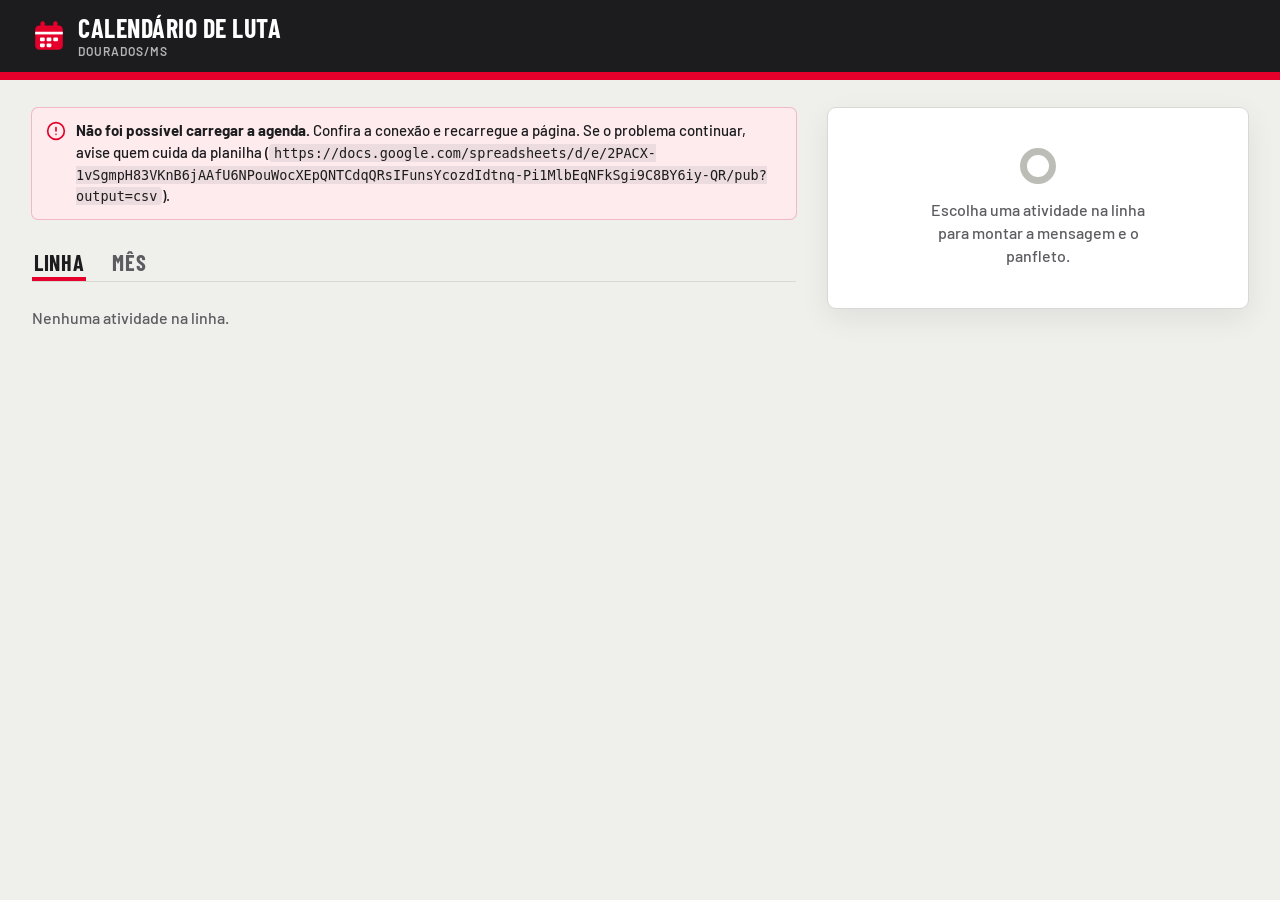
<file: index.html>
<!doctype html>
<html lang="pt-BR">
<head>
  <meta charset="utf-8">
  <meta name="viewport" content="width=device-width, initial-scale=1, viewport-fit=cover">
  <meta name="theme-color" content="#1C1C1E">
  <title>Calendário de Luta · Dourados/MS</title>
  <meta name="description" content="A linha de atividades em Dourados/MS até o segundo turno — mande a mensagem ou o panfleto de cada uma pelo WhatsApp.">
  <!-- Link preview (WhatsApp, Telegram, redes sociais). Crawlers don't run JS, so these stay static and use absolute URLs. -->
  <link rel="canonical" href="https://calendario.rsensato.com/">
  <meta property="og:type" content="website">
  <meta property="og:site_name" content="Calendário de Luta">
  <meta property="og:locale" content="pt_BR">
  <meta property="og:url" content="https://calendario.rsensato.com/">
  <meta property="og:title" content="Calendário de Luta · Dourados/MS">
  <meta property="og:description" content="As atividades em Dourados/MS até o 2º turno, com mensagem e panfleto prontos para o WhatsApp.">
  <meta property="og:image" content="https://calendario.rsensato.com/assets/og-image.png">
  <meta property="og:image:type" content="image/png">
  <meta property="og:image:width" content="1200">
  <meta property="og:image:height" content="630">
  <meta property="og:image:alt" content="Calendário de Luta: a linha vermelha de atividades até a eleição de 25/10.">
  <meta name="twitter:card" content="summary_large_image">
  <link rel="icon" href="data:image/svg+xml,%3Csvg xmlns='http://www.w3.org/2000/svg' viewBox='0 0 32 32'%3E%3Crect x='8' y='2' width='4' height='8' rx='2' fill='%23E4002B'/%3E%3Crect x='20' y='2' width='4' height='8' rx='2' fill='%23E4002B'/%3E%3Crect x='3' y='6' width='26' height='23' rx='4' fill='%23E4002B'/%3E%3Cg fill='%23fff'%3E%3Crect x='3' y='12' width='26' height='2.5'/%3E%3Crect x='7.5' y='17.5' width='4.5' height='3.5' rx='1'/%3E%3Crect x='13.75' y='17.5' width='4.5' height='3.5' rx='1'/%3E%3Crect x='20' y='17.5' width='4.5' height='3.5' rx='1'/%3E%3Crect x='7.5' y='23' width='4.5' height='3.5' rx='1'/%3E%3Crect x='13.75' y='23' width='4.5' height='3.5' rx='1'/%3E%3C/g%3E%3C/svg%3E">
  <!-- Installable app (PWA): manifest + sw.js. Icons are rendered from assets/icon.html. -->
  <link rel="manifest" href="manifest.webmanifest">
  <link rel="apple-touch-icon" href="assets/icons/apple-touch-icon.png">
  <meta name="mobile-web-app-capable" content="yes">
  <meta name="apple-mobile-web-app-capable" content="yes">
  <meta name="apple-mobile-web-app-title" content="Calendário">
  <meta name="apple-mobile-web-app-status-bar-style" content="black">
  <link rel="preload" href="fonts/barlow-condensed-800.woff2" as="font" type="font/woff2" crossorigin>
  <link rel="preload" href="fonts/barlow-600.woff2" as="font" type="font/woff2" crossorigin>
  <link rel="stylesheet" href="css/style.css">
  <link rel="stylesheet" href="css/flyers.css">
  <script defer src="js/vendor/html-to-image.js"></script>
  <script type="module" src="js/app.js"></script>
</head>
<body>
  <header class="sign">
    <div class="sign-inner">
      <a class="brand" href="./">
        <span class="brand-mark" id="brand-mark"></span>
        <span class="brand-text">
          <span class="brand-name" id="app-name">Calendário de Luta</span>
          <span class="brand-city" id="app-city">Dourados/MS</span>
        </span>
      </a>
      <p class="countdown" id="countdown" hidden></p>
    </div>
  </header>
  <div class="route-strip" aria-hidden="true"></div>

  <div class="shell">
    <main class="line-col" id="main">
      <div id="notice" class="notice" role="status" hidden></div>

      <section class="next" id="next" aria-label="Próxima atividade" hidden></section>

      <div class="controls">
        <div class="view-tabs" role="tablist" aria-label="Visualização">
          <button type="button" role="tab" id="tab-line" data-view="line" aria-controls="view">Linha</button>
          <button type="button" role="tab" id="tab-month" data-view="month" aria-controls="view">Mês</button>
        </div>
        <div class="filters" id="filters" role="group" aria-label="Filtrar por tipo"></div>
      </div>

      <div id="view" class="view" role="tabpanel" aria-live="polite">
        <p class="placeholder">Carregando agenda…</p>
      </div>
    </main>

    <div class="sheet-backdrop" id="sheet-backdrop" hidden></div>

    <aside class="bench" id="bench" aria-labelledby="bench-title" tabindex="-1">
      <div class="bench-empty" id="bench-empty">
        <span class="bench-empty-ring" aria-hidden="true"></span>
        <p>Escolha uma atividade na linha para montar a mensagem e o panfleto.</p>
      </div>

      <div class="bench-body" id="bench-body" hidden>
        <header class="bench-head">
          <h2 id="bench-title"></h2>
          <button type="button" class="icon-btn bench-close" id="bench-close" aria-label="Fechar"></button>
        </header>
        <div class="cancel-note" id="bench-cancel" hidden></div>
        <dl class="facts" id="bench-facts"></dl>

        <div class="seg" role="tablist" aria-label="Formato">
          <button type="button" role="tab" id="seg-message" data-panel="message" aria-controls="panel-message">Mensagem</button>
          <button type="button" role="tab" id="seg-flyer" data-panel="flyer" aria-controls="panel-flyer">Panfleto</button>
        </div>

        <section class="panel" id="panel-message" role="tabpanel" aria-labelledby="seg-message">
          <div class="chat">
            <div class="bubble" id="bubble"></div>
          </div>
          <div class="actions">
            <a class="btn btn-route" id="wa-link" target="_blank" rel="noopener"></a>
            <button type="button" class="btn btn-line" id="copy-btn"></button>
          </div>
        </section>

        <section class="panel" id="panel-flyer" role="tabpanel" aria-labelledby="seg-flyer" hidden>
          <div class="style-picker" id="style-picker">
            <button type="button" class="icon-btn" id="style-prev" aria-label="Estilo anterior"></button>
            <div class="style-select">
              <label class="sr-only" for="style-select">Estilo do panfleto</label>
              <select id="style-select"></select>
              <span class="style-count" id="style-count" aria-hidden="true"></span>
            </div>
            <button type="button" class="icon-btn" id="style-next" aria-label="Próximo estilo"></button>
          </div>
          <div class="flyer-frame" id="flyer-frame">
            <div class="flyer-scaler" id="flyer-scaler"></div>
          </div>
          <div class="actions">
            <button type="button" class="btn btn-route" id="share-btn" hidden></button>
            <button type="button" class="btn btn-line" id="download-btn"></button>
          </div>
          <p class="hint" id="flyer-hint">Imagem 1080 × 1350, no formato do WhatsApp e do Instagram.</p>
        </section>
      </div>
    </aside>
  </div>

  <!-- Phones in landscape: browsers (and iOS even when installed) ignore the manifest's portrait lock, so cover the page instead. -->
  <div class="rotate-notice" role="alert">
    <svg class="rotate-notice-icon" viewBox="0 0 24 24" fill="none" stroke="currentColor" stroke-width="2" stroke-linecap="round" stroke-linejoin="round" aria-hidden="true"><rect width="14" height="20" x="5" y="2" rx="2"/><path d="M12 18h.01"/></svg>
    <p>Gire o celular para a vertical para usar o calendário.</p>
  </div>

  <script>
    // Browsers block JS modules and the CSV when the page is opened straight from disk.
    if (location.protocol === 'file:') {
      var notice = document.getElementById('notice');
      notice.dataset.kind = 'error';
      notice.innerHTML = '<strong>O site precisa ser aberto por um servidor, não direto do arquivo.</strong> ' +
        'Na pasta do projeto, rode <code>python3 -m http.server 8000</code> e acesse <code>http://localhost:8000</code>.';
      notice.hidden = false;
      document.getElementById('view').replaceChildren();
    }
  </script>
</body>
</html>
</file>
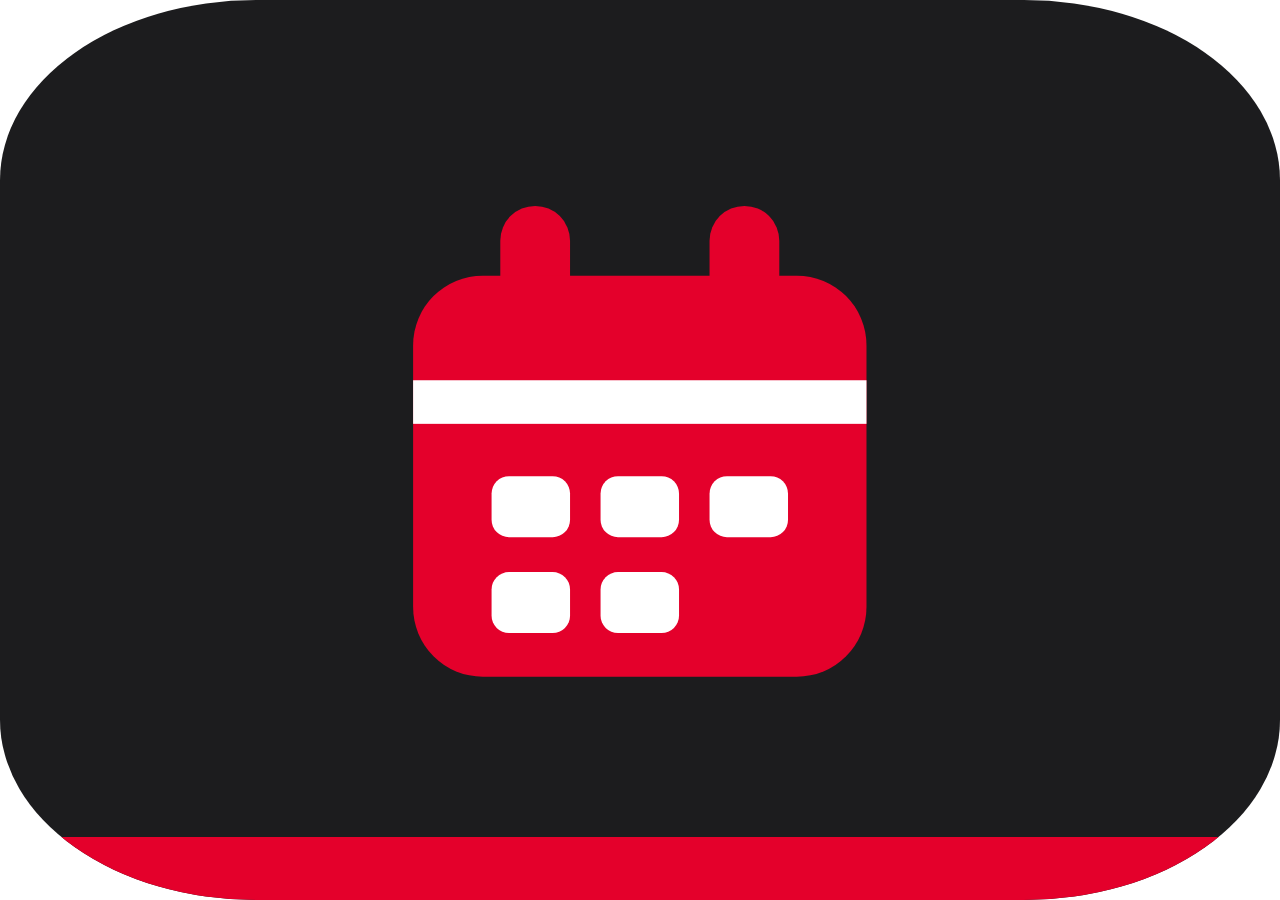
<file: assets/icon.html>
<!doctype html>
<!-- Source of the app icons in assets/icons/ (installed app, home screen).
     Rendered at the viewport size: #any = rounded tile on transparent, #maskable = full bleed
     with the mark inside the safe zone (Android crops it to a circle or squircle). See README, "Instalando como app". -->
<html lang="pt-BR">
<head>
<meta charset="utf-8">
<meta name="viewport" content="width=device-width, initial-scale=1">
<title>Ícone do app</title>
<style>
  * { margin: 0; padding: 0; }
  html, body { width: 100vw; height: 100vh; overflow: hidden; background: transparent; }
  .tile { position: relative; display: grid; place-items: center; width: 100vw; height: 100vh; overflow: hidden; background: #1C1C1E; }
  .mark { width: 62%; height: 62%; color: #E4002B; }
  /* The route strip from the site header, along the bottom edge. */
  .tile::after { content: ''; position: absolute; left: 0; right: 0; bottom: 0; height: 7%; background: #E4002B; }
  .any .tile { border-radius: 20%; }
  /* Safe zone is the centred circle of 80% diameter; the strip would be cropped away. */
  .maskable .mark { width: 56%; height: 56%; }
  .maskable .tile::after { display: none; }
</style>
</head>
<body>
  <div class="tile">
    <svg class="mark" viewBox="0 0 32 32" aria-hidden="true">
      <rect x="8" y="2" width="4" height="8" rx="2" fill="currentColor"/>
      <rect x="20" y="2" width="4" height="8" rx="2" fill="currentColor"/>
      <rect x="3" y="6" width="26" height="23" rx="4" fill="currentColor"/>
      <g fill="#fff">
        <rect x="3" y="12" width="26" height="2.5"/>
        <rect x="7.5" y="17.5" width="4.5" height="3.5" rx="1"/><rect x="13.75" y="17.5" width="4.5" height="3.5" rx="1"/><rect x="20" y="17.5" width="4.5" height="3.5" rx="1"/>
        <rect x="7.5" y="23" width="4.5" height="3.5" rx="1"/><rect x="13.75" y="23" width="4.5" height="3.5" rx="1"/>
      </g>
    </svg>
  </div>
  <script>document.body.className = location.hash.slice(1) || 'any';</script>
</body>
</html>
</file>
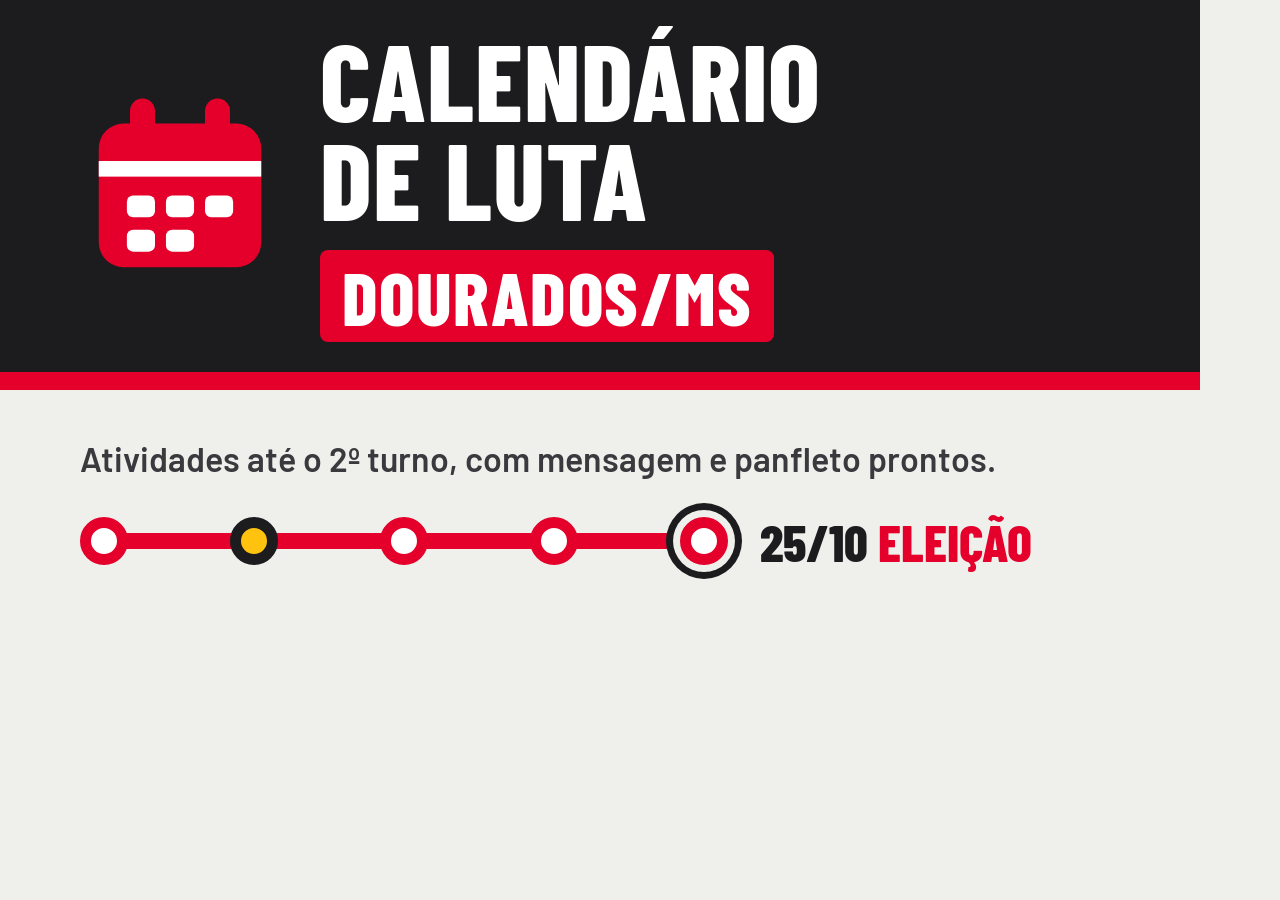
<file: assets/og-image.html>
<!doctype html>
<!-- Source of assets/og-image.png, the link preview shown by WhatsApp and other apps.
     Re-render it after changing the name or the election date (see README, "Prévia do link"). -->
<html lang="pt-BR">
<head>
<meta charset="utf-8">
<title>Prévia do link</title>
<style>
  @font-face { font-family: 'Barlow'; font-weight: 600; src: url(../fonts/barlow-600.woff2) format('woff2'); }
  @font-face { font-family: 'Barlow Condensed'; font-weight: 700; src: url(../fonts/barlow-condensed-700.woff2) format('woff2'); }
  @font-face { font-family: 'Barlow Condensed'; font-weight: 800; src: url(../fonts/barlow-condensed-800.woff2) format('woff2'); }

  * { box-sizing: border-box; margin: 0; padding: 0; }
  html, body { width: 1200px; height: 630px; overflow: hidden; }
  body {
    display: flex;
    flex-direction: column;
    background: #EFEFEC;
    color: #1C1C1E;
    font-family: 'Barlow', sans-serif;
  }

  .sign { display: flex; align-items: center; gap: 40px; height: 372px; padding: 0 80px; background: #1C1C1E; color: #fff; }
  .mark { width: 200px; height: 200px; flex: none; color: #E4002B; }
  .title { display: flex; flex-direction: column; align-items: flex-start; gap: 22px; }
  .name { font: 800 108px/0.92 'Barlow Condensed', sans-serif; text-transform: uppercase; letter-spacing: 0.01em; }
  /* The city as a station destination plate. */
  .city { padding: 10px 22px 8px; border-radius: 8px; background: #E4002B; color: #fff; font: 800 74px/1 'Barlow Condensed', sans-serif; text-transform: uppercase; letter-spacing: 0.02em; }
  .strip { height: 18px; background: #E4002B; }

  .body { flex: 1; display: flex; flex-direction: column; justify-content: center; gap: 22px; padding: 0 80px; }
  .tagline { font: 600 34px/1.2 'Barlow', sans-serif; color: #3A3A3E; }

  /* The route to election day: past stretch, stations, terminal. */
  .route { position: relative; height: 80px; }
  .track { position: absolute; left: 24px; width: 600px; top: 40px; height: 16px; margin-top: -8px; background: #E4002B; }
  .ring { position: absolute; top: 40px; width: 48px; height: 48px; margin: -24px 0 0 -24px; border-radius: 50%; border: 11px solid #E4002B; background: #fff; }
  .ring.next { background: #FFC20E; border-color: #1C1C1E; }
  .ring.end { box-shadow: 0 0 0 7px #EFEFEC, 0 0 0 14px #1C1C1E; }
  .terminal { position: absolute; left: 680px; top: 40px; transform: translateY(-50%); font: 800 52px/1 'Barlow Condensed', sans-serif; text-transform: uppercase; }
  .terminal span { color: #E4002B; }
</style>
</head>
<body>
  <div class="sign">
    <svg class="mark" viewBox="0 0 32 32" aria-hidden="true">
      <rect x="8" y="2" width="4" height="8" rx="2" fill="currentColor"/>
      <rect x="20" y="2" width="4" height="8" rx="2" fill="currentColor"/>
      <rect x="3" y="6" width="26" height="23" rx="4" fill="currentColor"/>
      <g fill="#fff">
        <rect x="3" y="12" width="26" height="2.5"/>
        <rect x="7.5" y="17.5" width="4.5" height="3.5" rx="1"/><rect x="13.75" y="17.5" width="4.5" height="3.5" rx="1"/><rect x="20" y="17.5" width="4.5" height="3.5" rx="1"/>
        <rect x="7.5" y="23" width="4.5" height="3.5" rx="1"/><rect x="13.75" y="23" width="4.5" height="3.5" rx="1"/>
      </g>
    </svg>
    <div class="title">
      <div class="name">Calendário<br>de Luta</div>
      <div class="city">Dourados/MS</div>
    </div>
  </div>
  <div class="strip"></div>
  <div class="body">
    <p class="tagline">Atividades até o 2º turno, com mensagem e panfleto prontos.</p>
    <div class="route">
      <span class="track"></span>
      <span class="ring" style="left: 24px"></span>
      <span class="ring next" style="left: 174px"></span>
      <span class="ring" style="left: 324px"></span>
      <span class="ring" style="left: 474px"></span>
      <span class="ring end" style="left: 624px"></span>
      <div class="terminal">25/10 <span>Eleição</span></div>
    </div>
  </div>
</body>
</html>
</file>
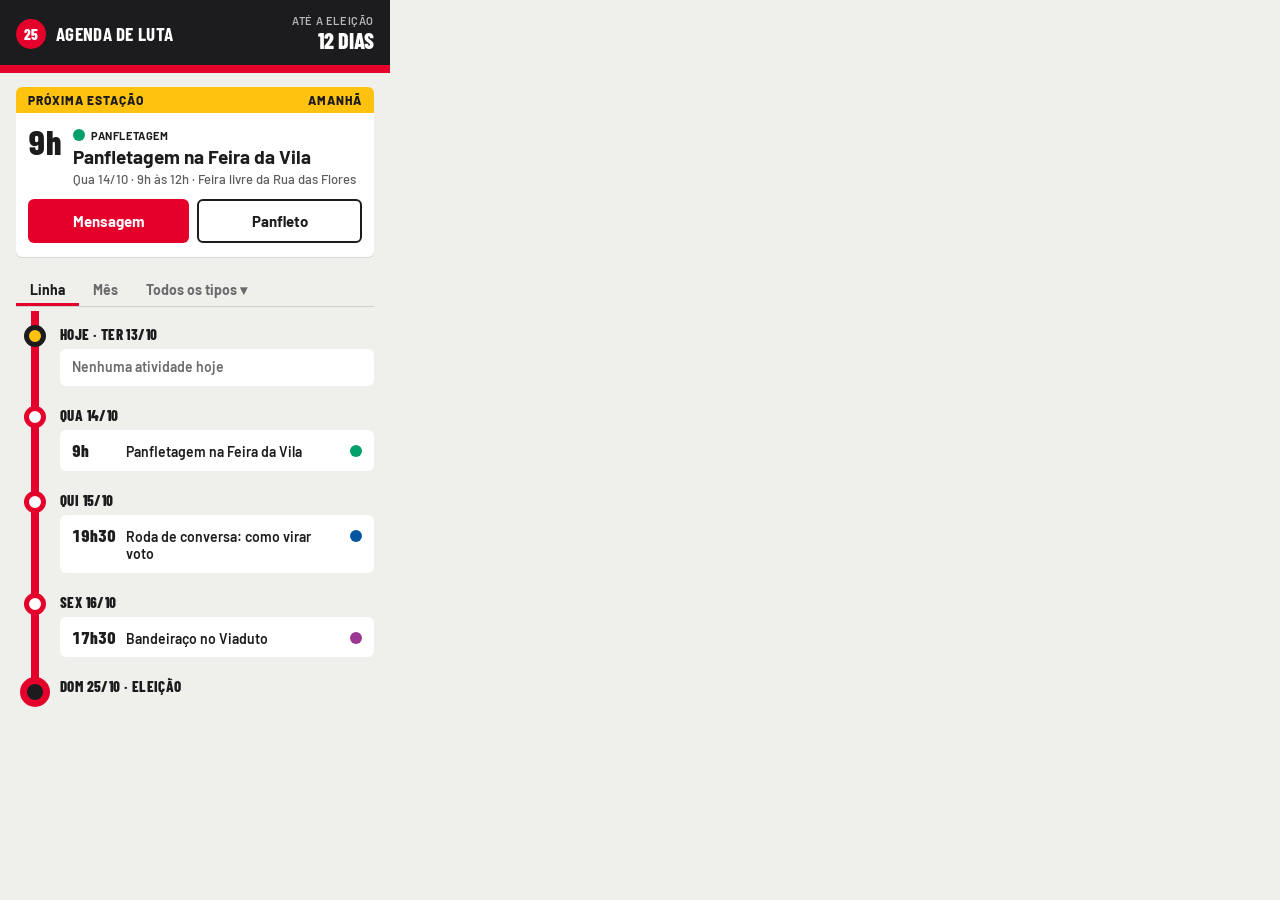
<file: .impeccable/mocks/decision/assigned.html>
<!doctype html>
<html lang="pt-BR"><head><meta charset="utf-8">
<link href="https://fonts.googleapis.com/css2?family=Barlow:wght@500;600;700;800&family=Barlow+Condensed:wght@600;700;800&display=swap" rel="stylesheet">
<style>
*{box-sizing:border-box;margin:0;padding:0}
body{width:390px;height:844px;overflow:hidden;background:#EFEFEC;font-family:Barlow,sans-serif;color:#1C1C1E}
.sign{background:#1C1C1E;color:#fff;padding:14px 16px 12px;display:flex;justify-content:space-between;align-items:center}
.brand{display:flex;align-items:center;gap:10px}
.bullet{width:30px;height:30px;border-radius:50%;background:#E4002B;display:grid;place-items:center;font:800 15px 'Barlow Condensed';color:#fff}
.brand b{font:700 19px 'Barlow Condensed';letter-spacing:.3px;text-transform:uppercase}
.count{text-align:right;font:600 11px Barlow;color:#B9B9B9;text-transform:uppercase;letter-spacing:.6px}
.count strong{display:block;font:800 22px 'Barlow Condensed';color:#fff;letter-spacing:0}
.redline{height:8px;background:#E4002B}
.board{margin:14px 16px 0;background:#fff;border-radius:6px;overflow:hidden;box-shadow:0 1px 0 #D6D6D2}
.board-head{background:#FFC20E;padding:6px 12px;font:800 12px Barlow;letter-spacing:1px;text-transform:uppercase;display:flex;justify-content:space-between}
.board-body{padding:12px 12px 14px}
.row{display:flex;gap:12px;align-items:flex-start}
.time{font:800 34px 'Barlow Condensed';font-variant-numeric:tabular-nums;line-height:1}
.title{font:700 19px Barlow;line-height:1.15}
.meta{font:500 13px Barlow;color:#5C5C5F;margin-top:4px}
.tag{display:inline-flex;align-items:center;gap:6px;font:700 11px Barlow;text-transform:uppercase;letter-spacing:.6px;margin-bottom:4px}
.dot{width:12px;height:12px;border-radius:50%}
.actions{display:flex;gap:8px;margin-top:12px}
.btn{flex:1;height:44px;border-radius:6px;font:700 15px Barlow;display:grid;place-items:center}
.wa{background:#E4002B;color:#fff}.fl{border:2px solid #1C1C1E}
.tabs{display:flex;margin:16px 16px 0;border-bottom:1px solid #CFCFCB}
.tabs span{padding:8px 14px;font:700 14px Barlow;color:#6B6B6E}
.tabs .on{color:#1C1C1E;box-shadow:inset 0 -3px #E4002B}
.line{position:relative;margin:4px 16px 0;padding-left:44px}
.line::before{content:"";position:absolute;left:15px;top:0;bottom:0;width:8px;background:#E4002B}
.line .past::before{content:"";position:absolute;left:-29px;top:-14px;bottom:0;width:8px;background:#BDBDB8}
.st{position:relative;padding:14px 0 6px}
.st .ring{position:absolute;left:-36px;top:14px;width:22px;height:22px;border-radius:50%;background:#fff;border:5px solid #E4002B}
.st.past .ring{border-color:#BDBDB8}
.st.here .ring{border-color:#1C1C1E;background:#FFC20E}
.day{font:800 15px 'Barlow Condensed';text-transform:uppercase;letter-spacing:.4px}
.st.past .day,.st.past .ev{color:#9A9A9D}
.ev{display:flex;gap:10px;align-items:baseline;background:#fff;border-radius:6px;padding:10px 12px;margin-top:6px}
.ev .t{font:800 17px 'Barlow Condensed';font-variant-numeric:tabular-nums;width:44px}
.ev .n{font:600 14px Barlow;line-height:1.2;flex:1}
.term .ring{width:30px;height:30px;left:-40px;border-width:7px;background:#1C1C1E}
</style></head><body>
<div class="sign"><div class="brand"><div class="bullet">25</div><b>Agenda de Luta</b></div>
<div class="count">até a eleição<strong>12 dias</strong></div></div>
<div class="redline"></div>
<div class="board"><div class="board-head"><span>Próxima estação</span><span>amanhã</span></div>
<div class="board-body"><div class="row"><div class="time">9h</div><div>
<div class="tag"><span class="dot" style="background:#00A06B"></span>Panfletagem</div>
<div class="title">Panfletagem na Feira da Vila</div>
<div class="meta">Qua 14/10 · 9h às 12h · Feira livre da Rua das Flores</div></div></div>
<div class="actions"><div class="btn wa">Mensagem</div><div class="btn fl">Panfleto</div></div></div></div>
<div class="tabs"><span class="on">Linha</span><span>Mês</span><span>Todos os tipos ▾</span></div>
<div class="line">
<div class="st here"><span class="ring"></span><div class="day">Hoje · Ter 13/10</div><div class="ev"><span class="n" style="color:#6B6B6E">Nenhuma atividade hoje</span></div></div>
<div class="st"><span class="ring"></span><div class="day">Qua 14/10</div><div class="ev"><span class="t">9h</span><span class="n">Panfletagem na Feira da Vila</span><span class="dot" style="background:#00A06B"></span></div></div>
<div class="st"><span class="ring"></span><div class="day">Qui 15/10</div><div class="ev"><span class="t">19h30</span><span class="n">Roda de conversa: como virar voto</span><span class="dot" style="background:#0455A1"></span></div></div>
<div class="st"><span class="ring"></span><div class="day">Sex 16/10</div><div class="ev"><span class="t">17h30</span><span class="n">Bandeiraço no Viaduto</span><span class="dot" style="background:#9B3894"></span></div></div>
<div class="st term"><span class="ring"></span><div class="day">Dom 25/10 · Eleição</div></div>
</div>
</body></html>
</file>
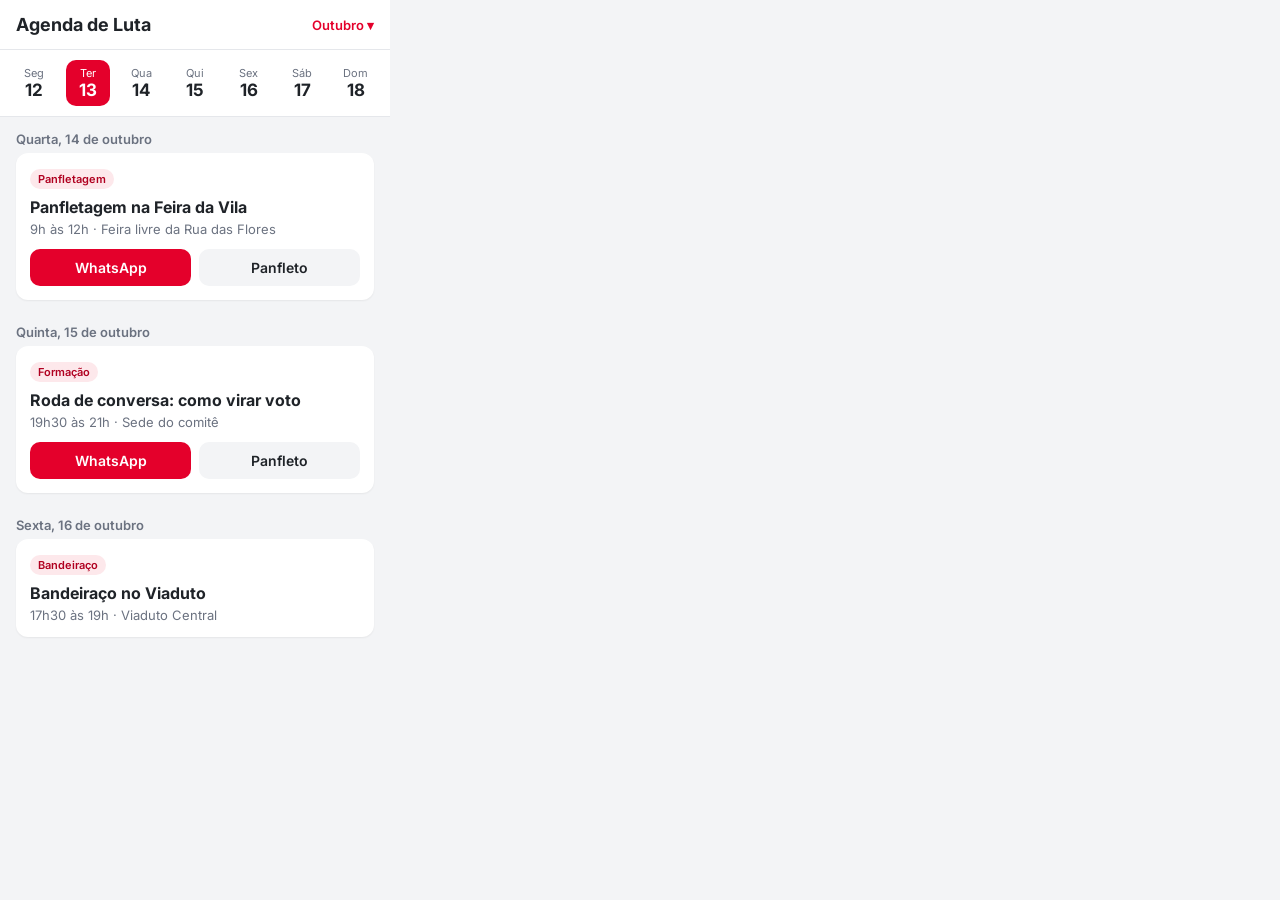
<file: .impeccable/mocks/decision/canon.html>
<!doctype html>
<html lang="pt-BR"><head><meta charset="utf-8">
<link href="https://fonts.googleapis.com/css2?family=Inter:wght@500;600;700&display=swap" rel="stylesheet">
<style>
*{box-sizing:border-box;margin:0;padding:0}
body{width:390px;height:844px;overflow:hidden;background:#F3F4F6;font-family:Inter,sans-serif;color:#1F2328}
.bar{background:#fff;padding:14px 16px;display:flex;justify-content:space-between;align-items:center;border-bottom:1px solid #E5E7EB}
.bar b{font-size:18px}.bar span{font-size:13px;color:#E4002B;font-weight:600}
.strip{background:#fff;display:flex;justify-content:space-between;padding:10px 12px;border-bottom:1px solid #E5E7EB}
.d{width:44px;text-align:center;padding:6px 0;border-radius:10px;font-size:11px;color:#6B7280}
.d strong{display:block;font-size:17px;color:#1F2328}
.d.on{background:#E4002B;color:#fff}.d.on strong{color:#fff}
.sec{padding:14px 16px 6px;font-size:13px;font-weight:600;color:#6B7280}
.card{background:#fff;margin:0 16px 10px;border-radius:12px;padding:14px;box-shadow:0 1px 2px rgba(0,0,0,.06)}
.chip{display:inline-block;font-size:11px;font-weight:600;padding:3px 8px;border-radius:999px;background:#FDE8EB;color:#B00020}
.t{font-size:16px;font-weight:700;margin-top:8px}
.m{font-size:13px;color:#6B7280;margin-top:4px}
.a{display:flex;gap:8px;margin-top:12px}
.a span{flex:1;text-align:center;padding:10px 0;border-radius:10px;font-size:14px;font-weight:600;background:#E4002B;color:#fff}
.a span+span{background:#F3F4F6;color:#1F2328}
</style></head><body>
<div class="bar"><b>Agenda de Luta</b><span>Outubro ▾</span></div>
<div class="strip"><div class="d">Seg<strong>12</strong></div><div class="d on">Ter<strong>13</strong></div><div class="d">Qua<strong>14</strong></div><div class="d">Qui<strong>15</strong></div><div class="d">Sex<strong>16</strong></div><div class="d">Sáb<strong>17</strong></div><div class="d">Dom<strong>18</strong></div></div>
<div class="sec">Quarta, 14 de outubro</div>
<div class="card"><span class="chip">Panfletagem</span><div class="t">Panfletagem na Feira da Vila</div><div class="m">9h às 12h · Feira livre da Rua das Flores</div><div class="a"><span>WhatsApp</span><span>Panfleto</span></div></div>
<div class="sec">Quinta, 15 de outubro</div>
<div class="card"><span class="chip">Formação</span><div class="t">Roda de conversa: como virar voto</div><div class="m">19h30 às 21h · Sede do comitê</div><div class="a"><span>WhatsApp</span><span>Panfleto</span></div></div>
<div class="sec">Sexta, 16 de outubro</div>
<div class="card"><span class="chip">Bandeiraço</span><div class="t">Bandeiraço no Viaduto</div><div class="m">17h30 às 19h · Viaduto Central</div></div>
</body></html>
</file>
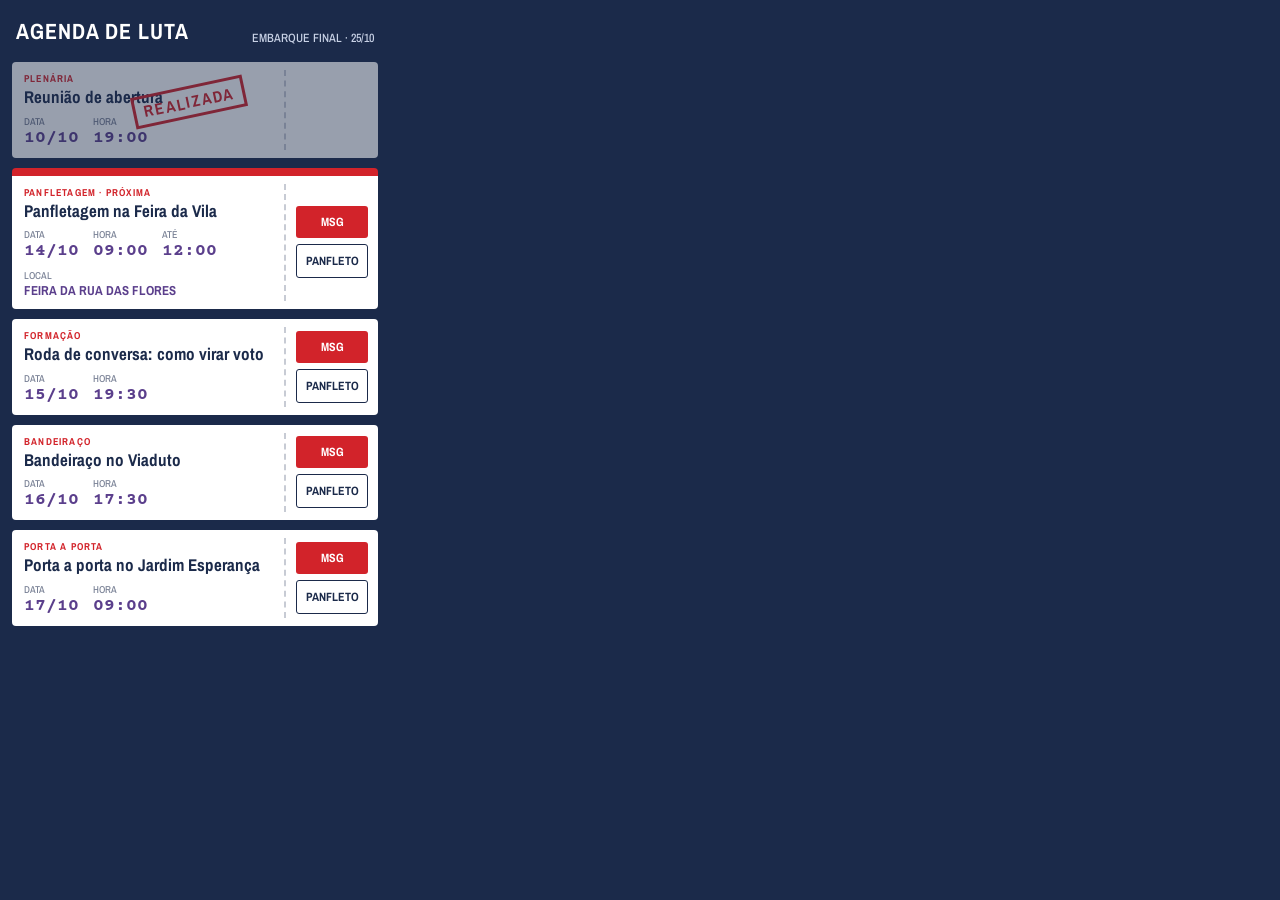
<file: .impeccable/mocks/decision/challenger-ticket.html>
<!doctype html>
<html lang="pt-BR"><head><meta charset="utf-8">
<link href="https://fonts.googleapis.com/css2?family=Archivo+Narrow:wght@500;700&family=Courier+Prime:wght@700&display=swap" rel="stylesheet">
<style>
*{box-sizing:border-box;margin:0;padding:0}
body{width:390px;height:844px;overflow:hidden;background:#1B2A4A;font-family:'Archivo Narrow',sans-serif;color:#1B2A4A}
.head{color:#fff;padding:16px;display:flex;justify-content:space-between;align-items:flex-end}
.head b{font:700 22px 'Archivo Narrow';text-transform:uppercase;letter-spacing:1px}
.head span{font:500 12px 'Archivo Narrow';text-transform:uppercase;color:#C9D2E6}
.c{background:#fff;margin:0 12px 10px;border-radius:4px;display:flex;position:relative}
.c::after{content:"";position:absolute;right:92px;top:8px;bottom:8px;border-left:2px dashed #C7CBD4}
.main{flex:1;padding:10px 12px}
.stub{width:92px;padding:10px;display:flex;flex-direction:column;justify-content:center;align-items:center;gap:6px}
.lab{font:700 10px 'Archivo Narrow';text-transform:uppercase;letter-spacing:1.2px;color:#D2232A}
.t{font:700 17px 'Archivo Narrow';line-height:1.15;margin-top:2px}
.f{display:flex;gap:14px;margin-top:8px}
.f div{font:500 10px 'Archivo Narrow';text-transform:uppercase;color:#7A8296}
.f strong{display:block;font:700 18px 'Courier Prime';color:#5B3F8C}
.btn{font:700 12px 'Archivo Narrow';text-transform:uppercase;background:#D2232A;color:#fff;padding:8px 0;width:72px;text-align:center;border-radius:3px}
.btn.o{background:none;border:1.5px solid #1B2A4A;color:#1B2A4A}
.first{border-top:8px solid #D2232A}
.void{opacity:.55}
.stamp{position:absolute;left:120px;top:24px;transform:rotate(-12deg);border:3px solid #D2232A;color:#D2232A;font:700 16px 'Archivo Narrow';padding:2px 8px;letter-spacing:2px}
</style></head><body>
<div class="head"><b>Agenda de Luta</b><span>Embarque final · 25/10</span></div>
<div class="c void"><div class="main"><div class="lab">Plenária</div><div class="t">Reunião de abertura</div><div class="f"><div>Data<strong>10/10</strong></div><div>Hora<strong>19:00</strong></div></div></div><div class="stub"></div><div class="stamp">REALIZADA</div></div>
<div class="c first"><div class="main"><div class="lab">Panfletagem · próxima</div><div class="t">Panfletagem na Feira da Vila</div><div class="f"><div>Data<strong>14/10</strong></div><div>Hora<strong>09:00</strong></div><div>Até<strong>12:00</strong></div></div><div class="f"><div>Local<strong style="font-size:13px;font-family:'Archivo Narrow'">Feira da Rua das Flores</strong></div></div></div><div class="stub"><div class="btn">Msg</div><div class="btn o">Panfleto</div></div></div>
<div class="c"><div class="main"><div class="lab">Formação</div><div class="t">Roda de conversa: como virar voto</div><div class="f"><div>Data<strong>15/10</strong></div><div>Hora<strong>19:30</strong></div></div></div><div class="stub"><div class="btn">Msg</div><div class="btn o">Panfleto</div></div></div>
<div class="c"><div class="main"><div class="lab">Bandeiraço</div><div class="t">Bandeiraço no Viaduto</div><div class="f"><div>Data<strong>16/10</strong></div><div>Hora<strong>17:30</strong></div></div></div><div class="stub"><div class="btn">Msg</div><div class="btn o">Panfleto</div></div></div>
<div class="c"><div class="main"><div class="lab">Porta a porta</div><div class="t">Porta a porta no Jardim Esperança</div><div class="f"><div>Data<strong>17/10</strong></div><div>Hora<strong>09:00</strong></div></div></div><div class="stub"><div class="btn">Msg</div><div class="btn o">Panfleto</div></div></div>
</body></html>
</file>
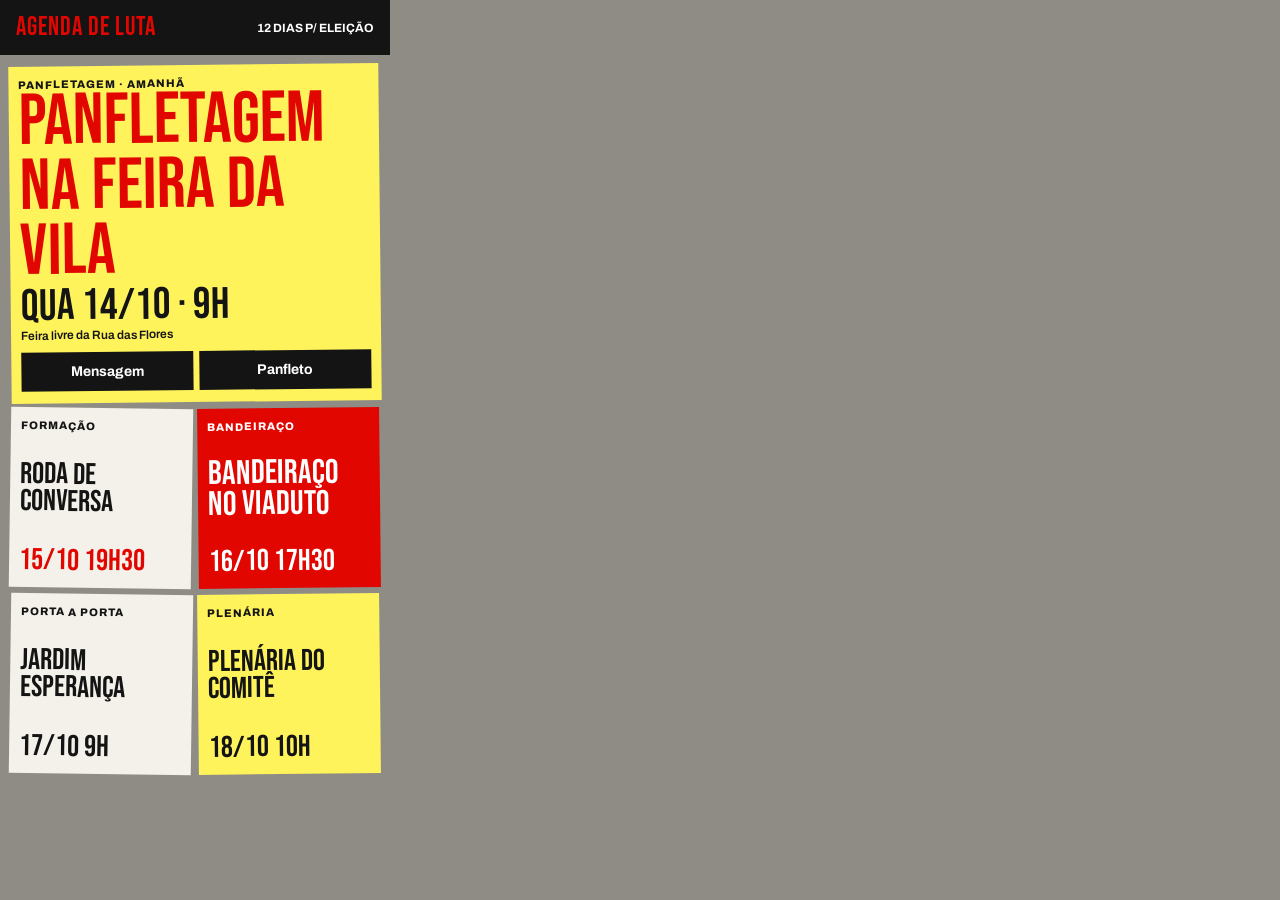
<file: .impeccable/mocks/decision/model-pick.html>
<!doctype html>
<html lang="pt-BR"><head><meta charset="utf-8">
<link href="https://fonts.googleapis.com/css2?family=Bebas+Neue&family=Archivo:wght@500;700;800&display=swap" rel="stylesheet">
<style>
*{box-sizing:border-box;margin:0;padding:0}
body{width:390px;height:844px;overflow:hidden;background:#8F8C86;font-family:Archivo,sans-serif;color:#141414}
.top{background:#141414;color:#fff;padding:12px 16px;display:flex;justify-content:space-between;align-items:center}
.top b{font:400 26px 'Bebas Neue';letter-spacing:1px;color:#E10600}
.top span{font:700 12px Archivo;text-transform:uppercase}
.wall{display:grid;grid-template-columns:1fr 1fr;gap:6px;padding:10px}
.p{padding:12px 10px;min-height:180px;display:flex;flex-direction:column;justify-content:space-between;transform:rotate(-.6deg)}
.p:nth-child(2n){transform:rotate(.8deg)}
.y{background:#FFF35C}.w{background:#F4F1EA}.r{background:#E10600;color:#fff}
.big{grid-column:1/3;min-height:300px}
.k{font:800 11px Archivo;text-transform:uppercase;letter-spacing:1px}
.h{font:400 44px/0.9 'Bebas Neue';text-transform:uppercase}
.big .h{font-size:72px;color:#E10600}
.d{font:400 30px/1 'Bebas Neue'}
.big .d{font-size:44px}
.l{font:600 12px Archivo}
.share{display:flex;gap:6px;margin-top:10px}
.share span{flex:1;background:#141414;color:#fff;font:700 14px Archivo;text-align:center;padding:12px 0}
</style></head><body>
<div class="top"><b>Agenda de Luta</b><span>12 dias p/ eleição</span></div>
<div class="wall">
<div class="p y big"><div class="k">Panfletagem · amanhã</div><div class="h">Panfletagem na Feira da Vila</div><div><div class="d">Qua 14/10 · 9h</div><div class="l">Feira livre da Rua das Flores</div><div class="share"><span>Mensagem</span><span>Panfleto</span></div></div></div>
<div class="p w"><div class="k">Formação</div><div class="h" style="font-size:30px">Roda de conversa</div><div class="d" style="color:#E10600">15/10 19h30</div></div>
<div class="p r"><div class="k">Bandeiraço</div><div class="h" style="font-size:34px">Bandeiraço no Viaduto</div><div class="d">16/10 17h30</div></div>
<div class="p w"><div class="k">Porta a porta</div><div class="h" style="font-size:30px">Jardim Esperança</div><div class="d">17/10 9h</div></div>
<div class="p y"><div class="k">Plenária</div><div class="h" style="font-size:30px">Plenária do Comitê</div><div class="d">18/10 10h</div></div>
</div>
</body></html>
</file>
<file: css/style.css>
/* Linha da Virada — metro wayfinding for a campaign agenda. */

@font-face { font-family: 'Barlow'; font-weight: 500; font-display: swap; src: url(../fonts/barlow-500.woff2) format('woff2'); }
@font-face { font-family: 'Barlow'; font-weight: 600; font-display: swap; src: url(../fonts/barlow-600.woff2) format('woff2'); }
@font-face { font-family: 'Barlow'; font-weight: 700; font-display: swap; src: url(../fonts/barlow-700.woff2) format('woff2'); }
@font-face { font-family: 'Barlow Condensed'; font-weight: 600; font-display: swap; src: url(../fonts/barlow-condensed-600.woff2) format('woff2'); }
@font-face { font-family: 'Barlow Condensed'; font-weight: 700; font-display: swap; src: url(../fonts/barlow-condensed-700.woff2) format('woff2'); }
@font-face { font-family: 'Barlow Condensed'; font-weight: 800; font-display: swap; src: url(../fonts/barlow-condensed-800.woff2) format('woff2'); }

:root {
  --route: #E4002B;          /* the line, primary actions */
  --route-hover: #C70026;
  --route-tint: #FDEBEE;     /* selected stop */
  --route-ring: #F2B8C3;     /* ring around route-tint alerts */
  --next: #FFC20E;           /* reserved: the next station, nothing else */
  --graphite: #1C1C1E;       /* sign panels, ink */
  --ground: #EFEFEC;         /* platform floor */
  --panel: #FFFFFF;
  --panel-hover: #F7F7F5;
  --seam: #D9D9D4;
  --muted: #5C5C61;
  --travelled: #BDBDB8;      /* the stretch of line already behind us */
  --on-sign: #FFFFFF;
  --on-sign-muted: #B4B4B9;

  --font-ui: 'Barlow', system-ui, sans-serif;
  --font-sign: 'Barlow Condensed', 'Barlow', system-ui, sans-serif;

  --radius: 6px;
  --route-width: 8px;
  --ease: cubic-bezier(0.16, 1, 0.3, 1);
  --shadow-panel: 0 0 0 1px var(--seam), 0 1px 2px rgba(28, 28, 30, 0.06);
}

*, *::before, *::after { box-sizing: border-box; }
[hidden] { display: none !important; }

html {
  -webkit-text-size-adjust: 100%;
  scrollbar-color: #B5B5B0 transparent;
}

body {
  margin: 0;
  background: var(--ground);
  color: var(--graphite);
  font: 500 16px/1.45 var(--font-ui);
  caret-color: var(--route);
  -webkit-font-smoothing: antialiased;
}
body.sheet-open { overflow: hidden; }

::selection { background: var(--route); color: #fff; }

button { font: inherit; color: inherit; cursor: pointer; }
a { color: inherit; }
code { font-size: 0.9em; background: rgba(28, 28, 30, 0.07); padding: 1px 5px; border-radius: 4px; }

:focus-visible { outline: 3px solid var(--graphite); outline-offset: 2px; }
.sign :focus-visible, .bench-head :focus-visible, .btn-route:focus-visible { outline-color: var(--next); }

.sr-only {
  position: absolute; width: 1px; height: 1px; padding: 0; margin: -1px;
  overflow: hidden; clip: rect(0 0 0 0); white-space: nowrap; border: 0;
}

.icon { width: 20px; height: 20px; flex: none; }

/* ---------- Sign bar ---------- */

.sign { background: var(--graphite); color: var(--on-sign); }
.sign-inner {
  max-width: 1280px;
  margin: 0 auto;
  min-height: 64px;
  padding: 10px 16px;
  display: flex;
  align-items: center;
  justify-content: space-between;
  gap: 16px;
}

.brand { display: flex; align-items: center; gap: 12px; text-decoration: none; border-radius: 4px; }
.brand-mark { display: grid; width: 34px; height: 34px; flex: none; color: var(--route); }
.brand-mark svg { width: 100%; height: 100%; }
.brand-text { display: flex; flex-direction: column; gap: 4px; }
.brand-name {
  font: 700 22px/1 var(--font-sign);
  text-transform: uppercase;
  letter-spacing: 0.02em;
}
.brand-city {
  font: 600 12px/1 var(--font-ui);
  text-transform: uppercase;
  letter-spacing: 0.08em;
  color: var(--on-sign-muted);
}

.countdown {
  margin: 0;
  display: flex;
  flex-direction: column;
  align-items: flex-end;
  line-height: 1;
}
.countdown strong { font: 800 26px/1 var(--font-sign); font-variant-numeric: tabular-nums; }
.countdown span {
  margin-top: 3px;
  font: 600 12px/1 var(--font-ui);
  color: var(--on-sign-muted);
  text-transform: uppercase;
  letter-spacing: 0.06em;
}

.route-strip { height: var(--route-width); background: var(--route); }

/* ---------- Shell ---------- */

.shell {
  max-width: 1280px;
  margin: 0 auto;
  padding: 16px 16px 48px;
}

@media (min-width: 960px) {
  .sign-inner { min-height: 72px; padding: 12px 32px; }
  .brand-name { font-size: 26px; }
  .countdown strong { font-size: 30px; }
  .shell {
    display: grid;
    grid-template-columns: minmax(0, 1fr) 420px;
    gap: 32px;
    align-items: start;
    padding: 28px 32px 64px;
  }
}

/* ---------- Notice ---------- */

.notice {
  display: flex;
  gap: 10px;
  align-items: flex-start;
  margin-bottom: 16px;
  padding: 12px 14px;
  background: var(--panel);
  border-radius: var(--radius);
  box-shadow: var(--shadow-panel);
  font-size: 15px;
}
.notice .icon { margin-top: 1px; color: var(--muted); }
.notice[data-kind="error"] { background: var(--route-tint); box-shadow: 0 0 0 1px var(--route-ring); }
.notice[data-kind="error"] .icon { color: var(--route); }
.notice ul { margin: 6px 0 0; padding-left: 18px; }
.notice-offline { margin: 0 0 8px; }

/* ---------- Next station board ---------- */

.next {
  padding: 16px;
  background: var(--panel);
  border-radius: var(--radius);
  box-shadow: var(--shadow-panel);
}
.next-head { display: flex; align-items: center; flex-wrap: wrap; gap: 6px 12px; }
.next-time {
  padding: 5px 10px 4px;
  border-radius: 4px;
  background: var(--next);
  font: 800 26px/1 var(--font-sign);
  font-variant-numeric: tabular-nums;
}
.next-when { font: 600 16px/1.2 var(--font-ui); color: var(--muted); }
.next-when::first-letter { text-transform: uppercase; }

.next-title { margin: 12px 0 0; font: 700 21px/1.2 var(--font-ui); text-wrap: balance; }
.next-title button {
  padding: 0;
  border: 0;
  background: none;
  text-align: left;
  font: inherit;
  text-decoration: underline;
  text-decoration-color: transparent;
  text-underline-offset: 4px;
  text-decoration-thickness: 2px;
  transition: text-decoration-color 0.2s;
}
.next-title button:hover { text-decoration-color: var(--route); }
.next-sub {
  margin: 6px 0 0;
  display: flex;
  flex-wrap: wrap;
  align-items: center;
  gap: 4px 10px;
  color: var(--muted);
  font-size: 15px;
}
.next > .actions { margin-top: 14px; }

@media (min-width: 960px) {
  .next { padding: 20px 24px; }
  .next-time { font-size: 30px; }
  .next-title { font-size: 26px; }
  .next > .actions > .btn { flex: 0 1 auto; min-width: 200px; }
}

/* ---------- Buttons ---------- */

.actions { display: flex; flex-wrap: wrap; gap: 8px; }
.actions > .btn { flex: 1 1 auto; }

.btn {
  display: inline-flex;
  align-items: center;
  justify-content: center;
  gap: 8px;
  min-height: 48px;
  padding: 0 18px;
  border: 2px solid transparent;
  border-radius: var(--radius);
  font: 700 16px/1 var(--font-ui);
  text-decoration: none;
  transition: background-color 0.15s, color 0.15s, border-color 0.15s;
}
.btn:disabled { cursor: progress; opacity: 0.75; }
.btn-route { background: var(--route); color: #fff; }
.btn-line { border-color: var(--graphite); color: var(--graphite); background: transparent; }
.btn-line.is-done { background: var(--graphite); color: #fff; }
.btn-quiet { border-color: var(--seam); color: var(--graphite); background: transparent; }
.btn-quiet:hover { border-color: var(--graphite); }
@media (hover: hover) {
  .btn-route:hover { background: var(--route-hover); }
  .btn-line:hover { background: var(--graphite); color: #fff; }
}

.icon-btn {
  display: inline-grid;
  place-items: center;
  width: 44px;
  height: 44px;
  flex: none;
  border: 1px solid var(--seam);
  border-radius: var(--radius);
  background: var(--panel);
  color: var(--graphite);
}
@media (hover: hover) { .icon-btn:hover { border-color: var(--graphite); } }

/* ---------- Controls ---------- */

.controls { margin: 24px 0 8px; }

.view-tabs { display: flex; gap: 24px; border-bottom: 1px solid var(--seam); }
.view-tabs [role=tab] {
  padding: 8px 2px;
  border: 0;
  background: none;
  font: 700 22px/1 var(--font-sign);
  text-transform: uppercase;
  letter-spacing: 0.03em;
  color: var(--muted);
  box-shadow: inset 0 -4px 0 transparent;
  transition: color 0.15s, box-shadow 0.2s var(--ease);
}
.view-tabs [role=tab]:hover { color: var(--graphite); }
.view-tabs [aria-selected=true] { color: var(--graphite); box-shadow: inset 0 -4px 0 var(--route); }

.filters {
  display: flex;
  gap: 8px;
  margin: 12px -16px 0;
  padding: 0 16px 4px;
  overflow-x: auto;
  scrollbar-width: none;
  -webkit-mask-image: linear-gradient(to right, #000 calc(100% - 40px), transparent);
  mask-image: linear-gradient(to right, #000 calc(100% - 40px), transparent);
}
.filters::-webkit-scrollbar { display: none; }
.filters:empty { display: none; }
@media (min-width: 960px) {
  .filters { gap: 6px; margin: 14px 0 0; padding: 0 40px 6px 0; scrollbar-width: thin; }
  .filters .chip { min-height: 34px; padding: 0 12px; font-size: 14px; }
}

.chip {
  display: inline-flex;
  align-items: center;
  gap: 8px;
  flex: none;
  min-height: 38px;
  padding: 0 14px;
  border: 1px solid var(--seam);
  border-radius: 19px;
  background: var(--panel);
  font: 600 15px/1 var(--font-ui);
  white-space: nowrap;
}
.chip:hover { border-color: var(--graphite); }
.chip[aria-pressed=true] { background: var(--graphite); border-color: var(--graphite); color: #fff; }
.chip[aria-pressed=true] .type-bullet { box-shadow: 0 0 0 2px #fff; }

.type-tag {
  display: inline-flex;
  align-items: center;
  gap: 6px;
  font: 600 14px/1.2 var(--font-ui);
  color: var(--graphite);
}
.type-bullet { width: 10px; height: 10px; border-radius: 50%; flex: none; }

.placeholder { color: var(--muted); padding: 16px 0; margin: 0; }

/* ---------- The line ---------- */

.line { list-style: none; margin: 16px 0 0; padding: 0; }

.line-more {
  display: inline-flex;
  align-items: center;
  gap: 6px;
  margin: 8px 0 4px;
  min-height: 40px;
  padding: 0 10px 0 8px;
  border: 0;
  border-radius: var(--radius);
  background: none;
  color: var(--muted);
  font: 600 15px/1 var(--font-ui);
}
.line-more:hover { color: var(--graphite); background: rgba(28, 28, 30, 0.05); }

.station { position: relative; padding: 0 0 28px 48px; }
.station::before {
  content: '';
  position: absolute;
  left: 16px;
  top: 0;
  bottom: 0;
  width: var(--route-width);
  background: var(--route);
  transform-origin: top;
}
.station:first-child::before { top: 18px; }
.station.is-terminal { padding-bottom: 8px; }
.station.is-terminal::before { bottom: auto; height: 18px; }
.station:first-child.is-terminal::before { display: none; }
.station.is-past::before { background: var(--travelled); }

.station-ring {
  position: absolute;
  z-index: 1;
  left: 8px;
  top: 6px;
  width: 24px;
  height: 24px;
  border-radius: 50%;
  background: var(--panel);
  border: 5px solid var(--route);
}
.station.is-past .station-ring { border-color: var(--travelled); }
.station.is-today .station-ring { border-color: var(--graphite); }
.station.is-next .station-ring { background: var(--next); border-color: var(--graphite); }
.station.is-election .station-ring {
  left: 4px;
  top: 2px;
  width: 32px;
  height: 32px;
  border: 7px solid var(--route);
  box-shadow: 0 0 0 3px var(--ground), 0 0 0 6px var(--graphite);
}

.station-head { display: flex; align-items: center; flex-wrap: wrap; gap: 4px 10px; min-height: 36px; }
.station-day {
  margin: 0;
  font: 800 22px/1 var(--font-sign);
  text-transform: uppercase;
  letter-spacing: 0.02em;
  font-variant-numeric: tabular-nums;
}
.station.is-past .station-day { color: var(--muted); }
.station-note { font: 600 14px/1 var(--font-ui); color: var(--muted); }
.station-note.is-today, .station-note.is-election {
  padding: 4px 7px;
  border-radius: 3px;
  color: #fff;
  font: 700 12px/1 var(--font-ui);
  text-transform: uppercase;
  letter-spacing: 0.06em;
}
.station-note.is-today { background: var(--graphite); }
.station-note.is-election { background: var(--route); }
.station-empty { margin: 4px 0 0; color: var(--muted); font-size: 15px; }

.stops {
  list-style: none;
  margin: 8px 0 0;
  padding: 0;
  background: var(--panel);
  border-radius: var(--radius);
  box-shadow: var(--shadow-panel);
  overflow: hidden;
}
.stops > li + li { border-top: 1px solid var(--seam); }

.stop {
  display: grid;
  grid-template-columns: 52px minmax(0, 1fr) 20px;
  gap: 12px;
  align-items: start;
  width: 100%;
  min-height: 60px;
  padding: 12px 12px 12px 14px;
  border: 0;
  background: none;
  text-align: left;
  transition: background-color 0.15s;
}
.stop:hover { background: var(--panel-hover); }
.stop:focus-visible { outline-offset: -3px; }
.stop-time {
  font: 700 22px/1.05 var(--font-sign);
  font-variant-numeric: tabular-nums;
}
.stop-title { display: block; font: 600 17px/1.25 var(--font-ui); }
.stop-sub {
  display: flex;
  flex-wrap: wrap;
  align-items: center;
  gap: 4px 10px;
  margin-top: 5px;
  color: var(--muted);
  font-size: 14px;
  line-height: 1.3;
}
.stop-go { align-self: center; color: #A3A3A8; display: grid; }
.stop.is-selected { background: var(--route-tint); }
.stop.is-selected .stop-time, .stop.is-selected .stop-go { color: var(--route); }
.station.is-past .stop-time, .station.is-past .stop-title { color: var(--muted); }

/* Cancelled: a closed station. It stays on the line, greyed like travelled time, with the
   time struck in route red and the reason right under the title. */
.cancel-badge {
  flex: none;
  padding: 4px 7px;
  border-radius: 3px;
  background: var(--route-tint);
  box-shadow: inset 0 0 0 1px var(--route-ring);
  color: var(--route-hover);
  font: 700 12px/1 var(--font-ui);
  text-transform: uppercase;
  letter-spacing: 0.06em;
}
.stop-status {
  display: flex;
  flex-wrap: wrap;
  align-items: center;
  gap: 4px 8px;
  margin-top: 6px;
}
.stop-reason { font: 600 15px/1.3 var(--font-ui); color: var(--graphite); }
.stop.is-cancelled .stop-time,
.stop.is-cancelled.is-selected .stop-time {
  color: var(--muted);
  text-decoration: line-through 2px var(--route);
}
.stop.is-cancelled .stop-title,
.stop.is-cancelled .type-tag { color: var(--muted); }


/* The line draws itself once, along its own axis. */
.line.is-drawing .station::before { animation: draw-route 0.7s var(--ease) both; animation-delay: calc(var(--i) * 70ms); }
.line.is-drawing .station-ring { animation: ring-in 0.45s var(--ease) both; animation-delay: calc(var(--i) * 70ms + 120ms); }
@keyframes draw-route { from { transform: scaleY(0); } }
@keyframes ring-in { from { transform: scale(0.4); } }

/* ---------- Month ---------- */

.month-head { display: flex; align-items: center; gap: 8px; margin: 16px 0 12px; }
.month-title {
  flex: 1;
  margin: 0;
  text-align: center;
  font: 800 24px/1 var(--font-sign);
  text-transform: uppercase;
  letter-spacing: 0.02em;
}

.month-grid {
  display: grid;
  grid-template-columns: repeat(7, minmax(0, 1fr));
  gap: 1px;
  background: var(--seam);
  border: 1px solid var(--seam);
  border-radius: var(--radius);
  overflow: hidden;
}
.month-weekday {
  padding: 8px 0;
  background: var(--graphite);
  color: #fff;
  text-align: center;
  font: 700 12px/1 var(--font-ui);
  text-transform: uppercase;
  letter-spacing: 0.06em;
}

.day {
  position: relative;
  display: flex;
  flex-direction: column;
  align-items: flex-start;
  gap: 4px;
  min-width: 0;
  min-height: 64px;
  padding: 6px;
  border: 0;
  background: var(--panel);
  text-align: left;
}
.day:hover { background: var(--panel-hover); }
.day:focus-visible { outline-offset: -3px; }
.day.is-outside { background: #F6F6F3; }
.day.is-outside .day-num { color: #9C9CA1; }
.day.is-past .day-num { color: var(--muted); }
.day.is-selected { box-shadow: inset 0 0 0 2px var(--route); }
.day-num {
  display: grid;
  place-items: center;
  min-width: 26px;
  height: 26px;
  font: 700 18px/1 var(--font-sign);
  font-variant-numeric: tabular-nums;
}
.day.is-today .day-num, .day.is-election .day-num { width: 30px; min-width: 30px; height: 30px; border-radius: 50%; }
.day.is-today .day-num { border: 4px solid var(--graphite); }
.day.is-election .day-num {
  margin: 3px;
  border: 5px solid var(--route);
  box-shadow: 0 0 0 2px var(--panel), 0 0 0 4px var(--graphite);
}
.day-election {
  display: none;
  font: 700 11px/1 var(--font-ui);
  color: var(--route);
  text-transform: uppercase;
  letter-spacing: 0.04em;
}
.day-dots { display: flex; flex-wrap: wrap; gap: 4px; }
.day-dots .type-bullet { width: 9px; height: 9px; }
.day-dots .type-bullet.is-next { box-shadow: 0 0 0 2px var(--next); }
/* Month bullets take their line colour from `color`, so a cancelled one can go hollow. */
.day .type-bullet { background: currentColor; }
.day .type-bullet.is-cancelled { background: transparent; box-shadow: inset 0 0 0 2px currentColor; }
.day-rows { display: none; }

@media (min-width: 960px) {
  .day { min-height: 112px; padding: 8px; }
  .day-election { display: block; }
  .day-dots { display: none; }
  .day-rows { display: flex; flex-direction: column; gap: 3px; width: 100%; }
  .day-rows { gap: 6px; }
  .day-row { display: grid; grid-template-columns: 8px minmax(0, 1fr); column-gap: 5px; align-items: center; width: 100%; font: 500 13px/1.25 var(--font-ui); }
  .day-row .type-bullet { width: 8px; height: 8px; }
  .day-row-time { font: 700 14px/1.1 var(--font-sign); font-variant-numeric: tabular-nums; }
  .day-row-title {
    grid-column: 2;
    display: -webkit-box;
    -webkit-line-clamp: 2;
    -webkit-box-orient: vertical;
    overflow: hidden;
    overflow-wrap: anywhere;
  }
  .day.is-past .day-row { color: var(--muted); }
  .day-row.is-cancelled { color: var(--muted); }
  .day-row.is-cancelled .day-row-time { text-decoration: line-through 1.5px var(--route); }
}

.day-detail { margin-top: 24px; }
.day-detail-title {
  display: flex;
  align-items: center;
  flex-wrap: wrap;
  gap: 4px 10px;
  margin: 0;
  font: 800 22px/1 var(--font-sign);
  text-transform: uppercase;
  letter-spacing: 0.02em;
}

/* ---------- Share bench ---------- */

.bench {
  background: var(--panel);
  border-radius: 8px;
  box-shadow: 0 0 0 1px var(--seam), 0 10px 30px rgba(28, 28, 30, 0.08);
  overflow: hidden auto;
  overscroll-behavior: contain;
}
.bench:focus { outline: none; }

.bench-empty { padding: 40px 28px; text-align: center; color: var(--muted); }
.bench-empty p { margin: 0 auto; max-width: 26ch; }
.bench-empty-ring {
  display: block;
  width: 36px;
  height: 36px;
  margin: 0 auto 14px;
  border-radius: 50%;
  border: 7px solid var(--travelled);
}

.bench-head {
  display: flex;
  align-items: flex-start;
  gap: 12px;
  padding: 20px 20px 18px;
  background: var(--graphite);
  color: #fff;
  border-bottom: var(--route-width) solid var(--route);
}
.bench-head h2 { flex: 1; margin: 0; font: 700 22px/1.2 var(--font-ui); text-wrap: balance; }
.bench-close { background: transparent; color: #fff; border-color: rgba(255, 255, 255, 0.3); margin: -6px -6px 0 0; }
.bench-close:hover { border-color: #fff; }

.facts { display: grid; gap: 10px; margin: 0; padding: 18px 20px 4px; }
.fact { display: grid; grid-template-columns: 20px minmax(0, 1fr); gap: 10px; align-items: start; }
.fact dt { color: var(--muted); display: grid; padding-top: 1px; }
.fact dd { margin: 0; font-size: 16px; line-height: 1.35; overflow-wrap: anywhere; }
.fact dd a { color: var(--route-hover); text-underline-offset: 3px; }
.fact.is-type, .fact.is-desc { grid-template-columns: minmax(0, 1fr); }
.bench-desc { margin: 4px 0 0; color: var(--muted); font-size: 15px; line-height: 1.5; }
.fact.is-struck dd { color: var(--muted); text-decoration: line-through 2px var(--route); }

/* Service alert under the bench head, same family as the error notice. */
.cancel-note {
  display: flex;
  gap: 10px;
  align-items: flex-start;
  margin: 16px 20px 0;
  padding: 12px 14px;
  background: var(--route-tint);
  border-radius: var(--radius);
  box-shadow: 0 0 0 1px var(--route-ring);
}
.cancel-note .icon { flex: none; margin-top: 1px; color: var(--route); }
.cancel-note p { display: grid; gap: 2px; margin: 0; font-size: 16px; line-height: 1.35; overflow-wrap: anywhere; }
.cancel-note strong { color: var(--route-hover); font-weight: 700; }

.seg {
  display: flex;
  gap: 4px;
  margin: 18px 20px 0;
  padding: 4px;
  border-radius: var(--radius);
  background: var(--ground);
}
.seg [role=tab] {
  flex: 1;
  min-height: 40px;
  border: 0;
  border-radius: 4px;
  background: transparent;
  color: var(--muted);
  font: 700 16px/1 var(--font-ui);
  transition: background-color 0.15s, color 0.15s;
}
.seg [aria-selected=true] { background: var(--panel); color: var(--graphite); box-shadow: 0 1px 2px rgba(28, 28, 30, 0.14); }

.panel { padding: 16px 20px 0; }
.panel .actions {
  position: sticky;
  bottom: 0;
  z-index: 1;
  flex-direction: column;
  margin: 14px -20px 0;
  padding: 12px 20px calc(16px + env(safe-area-inset-bottom));
  background: var(--panel);
  box-shadow: 0 -1px 0 var(--seam);
}

.chat {
  padding: 14px;
  border-radius: var(--radius);
  background: #EFEAE2;
}
.bubble {
  width: fit-content;
  max-width: 100%;
  margin-left: auto;
  padding: 8px 10px;
  border-radius: 8px 0 8px 8px;
  background: #D9FDD3;
  box-shadow: 0 1px 0.5px rgba(11, 20, 26, 0.13);
  color: #111B21;
  font: 400 15px/1.4 system-ui, -apple-system, 'Segoe UI', Roboto, sans-serif;
  overflow-wrap: anywhere;
}

.style-picker { display: flex; align-items: center; gap: 8px; margin-bottom: 14px; }
.style-select { position: relative; flex: 1; min-width: 0; }
.style-select select {
  width: 100%;
  height: 44px;
  padding: 0 84px 0 14px;
  border: 1px solid var(--seam);
  border-radius: var(--radius);
  background: var(--panel) url("data:image/svg+xml,%3Csvg xmlns='http://www.w3.org/2000/svg' viewBox='0 0 24 24' fill='none' stroke='%231C1C1E' stroke-width='2' stroke-linecap='round' stroke-linejoin='round'%3E%3Cpath d='m6 9 6 6 6-6'/%3E%3C/svg%3E") no-repeat right 12px center / 20px;
  color: var(--graphite);
  font: 600 16px/1 var(--font-ui);
  cursor: pointer;
  appearance: none;
}
.style-select select:hover { border-color: var(--graphite); }
.style-count {
  position: absolute;
  right: 40px;
  top: 50%;
  transform: translateY(-50%);
  font: 700 15px/1 var(--font-sign);
  font-variant-numeric: tabular-nums;
  color: var(--muted);
  pointer-events: none;
}

.flyer-frame {
  width: 100%;
  max-width: 340px;
  margin: 0 auto;
  aspect-ratio: 1080 / 1350;
  overflow: hidden;
  border-radius: 4px;
  box-shadow: 0 0 0 1px var(--seam), 0 6px 18px rgba(28, 28, 30, 0.14);
}
.flyer-scaler { width: 1080px; height: 1350px; transform-origin: top left; }
.hint { margin: 10px 0 0; text-align: center; color: var(--muted); font-size: 14px; }
#panel-flyer .hint { margin-bottom: 4px; }

.sheet-backdrop { display: none; }

@media (min-width: 960px) {
  .bench { position: sticky; top: 24px; max-height: calc(100dvh - 132px); } /* 132px = sign bar + strip + shell padding, so the bench fits before it sticks */
  .bench-head { position: sticky; top: 0; z-index: 2; }
  .bench-close { display: none; }
}

/* Phone: the bench is a bottom sheet. */
@media (max-width: 959px) {
  .bench {
    position: fixed;
    z-index: 30;
    left: 0;
    right: 0;
    bottom: 0;
    max-height: 92dvh;
    border-radius: 14px 14px 0 0;
    transform: translateY(100%);
    visibility: hidden;
    transition: transform 0.36s var(--ease), visibility 0s linear 0.36s;
  }
  .bench.is-open { transform: none; visibility: visible; transition: transform 0.36s var(--ease); }
  .bench-empty { display: none; }
  .bench-head { position: sticky; top: 0; z-index: 2; padding-top: 22px; }
  .bench-head::before {
    content: '';
    position: absolute;
    top: 8px;
    left: 50%;
    width: 40px;
    height: 4px;
    margin-left: -20px;
    border-radius: 2px;
    background: rgba(255, 255, 255, 0.35);
  }
  .sheet-backdrop {
    display: block;
    position: fixed;
    inset: 0;
    z-index: 25;
    background: rgba(28, 28, 30, 0.55);
    animation: fade-in 0.25s ease-out both;
  }
}
@keyframes fade-in { from { opacity: 0; } }

/* ---------- Portrait only ---------- */

/* Short + touch = a phone on its side; tablets and desktop windows keep landscape. */
.rotate-notice { display: none; }
@media (orientation: landscape) and (max-height: 520px) and (hover: none) and (pointer: coarse) {
  .rotate-notice {
    position: fixed;
    inset: 0;
    z-index: 100;
    display: flex;
    flex-direction: column;
    align-items: center;
    justify-content: center;
    gap: 16px;
    padding: 24px max(24px, env(safe-area-inset-right)) 24px max(24px, env(safe-area-inset-left));
    background: var(--graphite);
    color: var(--on-sign);
    font: 700 22px/1.2 var(--font-sign);
    text-align: center;
  }
  .rotate-notice p { margin: 0; max-width: 22ch; }
  .rotate-notice-icon { width: 48px; height: 48px; color: var(--route); transform: rotate(90deg); }
  body { overflow: hidden; }
}

@media (prefers-reduced-motion: reduce) {
  *, *::before, *::after { animation: none !important; transition: none !important; }
}
</file>
<file: css/flyers.css>
/* Flyers — 1080 × 1350, exported as PNG. Ten layouts in one metro world:
   route red, graphite, the line colours, Barlow. Each layout is scoped to .fl--<id>. */

.fl {
  position: relative;
  display: flex;
  flex-direction: column;
  width: 1080px;
  height: 1350px;
  overflow: hidden;
  background: var(--ground);
  color: var(--graphite);
  font-family: var(--font-ui);
}
:where(.fl) h1 {
  margin: 0;
}

/* ---------- Shared parts ---------- */

.fx-brand {
  display: flex;
  align-items: center;
  gap: 18px;
  font: 700 36px/1 var(--font-sign);
  text-transform: uppercase;
  letter-spacing: 0.02em;
}
.fx-mark {
  display: grid;
  width: 52px;
  height: 52px;
  flex: none;
  color: var(--route);
}
.fx-mark-svg {
  width: 100%;
  height: 100%;
}

.fx-type {
  display: flex;
  align-items: center;
  gap: 14px;
  min-width: 0;
  font: 800 44px/1 var(--font-sign);
  text-transform: uppercase;
  letter-spacing: 0.01em;
}
.fx-type > span:last-child {
  overflow: hidden;
  text-overflow: ellipsis;
  white-space: nowrap;
}
.fx-type-dot {
  width: 34px;
  height: 34px;
  border-radius: 50%;
  flex: none;
  box-shadow: 0 0 0 5px #fff;
}

.fx-pin {
  display: grid;
  width: 48px;
  height: 48px;
  flex: none;
  color: var(--route);
  margin-top: 2px;
}
.fx-icon {
  width: 100%;
  height: 100%;
}

.fx-foot {
  display: flex;
  align-items: center;
  gap: 40px;
  margin-top: auto;
  padding: 44px 72px 52px;
  background: var(--graphite);
  color: #fff;
}
.fx-info {
  flex: 1;
  min-width: 0;
  display: flex;
  flex-direction: column;
  gap: 8px;
}
.fx-contact {
  font: 600 34px/1.25 var(--font-ui);
}
.fx-link {
  font: 500 28px/1.25 var(--font-ui);
  color: #c9c9ce;
  overflow-wrap: anywhere;
}
.fx-slogan {
  font: 800 64px/1 var(--font-sign);
  text-transform: uppercase;
  letter-spacing: 0.01em;
}
.fx-foot.has-info .fx-slogan {
  flex: none;
  max-width: 320px;
  font-size: 52px;
  text-align: right;
  color: var(--route);
}

/* ---------- 1. Placa da estação ---------- */

.pl-sign {
  display: flex;
  align-items: center;
  justify-content: space-between;
  gap: 32px;
  height: 168px;
  padding: 0 72px;
  background: var(--graphite);
  color: #fff;
  flex: none;
}
.pl-brand {
  font-size: 40px;
  flex: none;
}
.pl-brand .fx-mark {
  width: 60px;
  height: 60px;
}
.pl-type {
  font-size: 52px;
}
.pl-type .fx-type-dot {
  width: 40px;
  height: 40px;
  box-shadow: none;
  border: 5px solid #fff;
}
.pl-strip {
  height: 20px;
  background: var(--route);
  flex: none;
}

.pl-body {
  flex: 1;
  min-height: 0;
  display: flex;
  flex-direction: column;
  justify-content: safe center;
  gap: 44px;
  padding: 64px 72px;
}
.pl-title {
  font-family: var(--font-sign);
  font-weight: 800;
  line-height: 0.98;
  overflow-wrap: anywhere;
}
.pl-title.is-xl {
  font-size: 136px;
}
.pl-title.is-lg {
  font-size: 110px;
}
.pl-title.is-md {
  font-size: 90px;
}
.pl-title.is-sm {
  font-size: 74px;
}

.pl-route {
  display: flex;
  flex-direction: column;
  gap: 40px;
}
.pl-stop {
  position: relative;
  padding-left: 116px;
}
.pl-stop:not(:last-child)::before {
  content: "";
  position: absolute;
  left: 30px;
  top: 44px;
  width: 20px;
  height: calc(100% + 40px);
  background: var(--route);
}
.pl-ring {
  position: absolute;
  z-index: 1;
  left: 0;
  top: 4px;
  width: 80px;
  height: 80px;
  border-radius: 50%;
  border: 16px solid var(--route);
  background: #fff;
}
.pl-date {
  font: 800 104px/0.92 var(--font-sign);
  text-transform: uppercase;
  font-variant-numeric: tabular-nums;
}
.pl-time {
  margin-top: 8px;
  font: 700 72px/1 var(--font-sign);
  color: var(--route);
  font-variant-numeric: tabular-nums;
}
.pl-place {
  padding-top: 14px;
  font: 600 46px/1.2 var(--font-ui);
}
.pl-desc {
  margin: 0;
  font: 500 34px/1.4 var(--font-ui);
  color: #4a4a4f;
  display: -webkit-box;
  -webkit-line-clamp: 2;
  -webkit-box-orient: vertical;
  overflow: hidden;
}
.pl-foot {
  margin-top: 0;
}

/* ---------- 2. Linha até a eleição ---------- */

.fl--linha {
  padding: 64px 72px 0;
}
.ln-top {
  display: flex;
  align-items: center;
  justify-content: space-between;
  gap: 32px;
}
.ln-title {
  margin-top: 72px;
  font-family: var(--font-sign);
  font-weight: 800;
  line-height: 0.98;
  overflow-wrap: anywhere;
}
.ln-title.is-xl {
  font-size: 132px;
}
.ln-title.is-lg {
  font-size: 110px;
}
.ln-title.is-md {
  font-size: 90px;
}
.ln-title.is-sm {
  font-size: 74px;
}

.ln-route {
  position: relative;
  height: 340px;
  margin-top: 56px;
  flex: none;
}
.ln-track {
  position: absolute;
  left: 60px;
  right: 60px;
  top: 176px;
  height: 24px;
  margin-top: -12px;
  background: var(--route);
}
.ln-route.is-single .ln-track {
  display: none;
}
.ln-stop {
  position: absolute;
  top: 0;
  display: flex;
  flex-direction: column;
  gap: 16px;
}
.ln-stop.is-here {
  left: 0;
  align-items: flex-start;
}
.ln-stop.is-end {
  right: 0;
  align-items: flex-end;
}
.ln-above {
  height: 100px;
  display: flex;
  align-items: flex-end;
  font: 800 84px/1 var(--font-sign);
  text-transform: uppercase;
  font-variant-numeric: tabular-nums;
  white-space: nowrap;
}
.ln-ring {
  position: relative;
  z-index: 1;
  display: block;
  width: 120px;
  height: 120px;
  border-radius: 50%;
  border: 24px solid var(--route);
  background: #fff;
}
.ln-ring.is-terminal {
  box-shadow:
    0 0 0 10px var(--ground),
    0 0 0 22px var(--graphite);
}
.ln-below {
  height: 80px;
  font: 700 60px/1.25 var(--font-sign);
  color: var(--route);
  white-space: nowrap;
}
.ln-below.is-end {
  color: var(--graphite);
  text-transform: uppercase;
}
.ln-gap {
  position: absolute;
  left: 50%;
  top: 214px;
  transform: translateX(-50%);
  font: 600 34px/1.2 var(--font-ui);
  color: var(--muted);
  white-space: nowrap;
}

.ln-place {
  display: flex;
  align-items: flex-start;
  gap: 18px;
  margin-top: 40px;
  font: 600 44px/1.2 var(--font-ui);
}
.ln-desc {
  margin: 24px 0 0;
  font: 500 32px/1.4 var(--font-ui);
  color: #4a4a4f;
  display: -webkit-box;
  -webkit-line-clamp: 3;
  -webkit-box-orient: vertical;
  overflow: hidden;
}
.ln-foot {
  margin: auto -72px 0;
}

/* ---------- 3. Vermelho total ---------- */

.fl--vermelho {
  padding: 64px 72px 0;
  background: var(--route);
  color: #fff;
}
.vm-top {
  display: flex;
  align-items: center;
  justify-content: space-between;
  gap: 32px;
}
.vm-type {
  font-size: 48px;
}
.vm-type .fx-type-dot {
  box-shadow: 0 0 0 5px #fff;
}
.vm-brand {
  font-size: 32px;
  flex: none;
}
.vm-brand .fx-mark {
  width: 46px;
  height: 46px;
  color: #fff;
  --mark-ink: var(--route);
}

.vm-date {
  display: flex;
  align-items: flex-end;
  gap: 36px;
  margin-top: 44px;
}
.vm-day {
  font: 800 520px/0.78 var(--font-sign);
  letter-spacing: -0.03em;
  font-variant-numeric: tabular-nums;
}
.vm-side {
  display: flex;
  flex-direction: column;
  align-items: flex-start;
  gap: 8px;
  padding-bottom: 18px;
  min-width: 0;
}
.vm-wd,
.vm-month {
  font: 800 88px/0.95 var(--font-sign);
  text-transform: uppercase;
}
.vm-time {
  margin-top: 18px;
  padding: 10px 18px;
  border-radius: 6px;
  background: var(--graphite);
  font: 700 58px/1 var(--font-sign);
  white-space: nowrap;
}

.vm-rail {
  position: relative;
  flex: none;
  height: 24px;
  margin: 56px -72px 0;
  background: #fff;
}
.vm-ring {
  position: absolute;
  left: 72px;
  top: 50%;
  width: 84px;
  height: 84px;
  margin-top: -42px;
  border-radius: 50%;
  background: var(--route);
  border: 18px solid #fff;
}

.vm-title {
  margin-top: 64px;
  font-family: var(--font-sign);
  font-weight: 800;
  line-height: 1;
  overflow-wrap: anywhere;
}
.vm-title.is-xl {
  font-size: 120px;
}
.vm-title.is-lg {
  font-size: 100px;
}
.vm-title.is-md {
  font-size: 84px;
}
.vm-title.is-sm {
  font-size: 70px;
}
.vm-place {
  display: flex;
  align-items: flex-start;
  gap: 16px;
  margin-top: 28px;
  font: 600 42px/1.2 var(--font-ui);
  color: #ffe3e8;
}
.vm-place .fx-pin {
  color: #fff;
  width: 44px;
  height: 44px;
}
.vm-foot {
  margin: auto -72px 0;
}

/* ---------- 4. Painel de partidas ---------- */

.fl--partidas {
  padding: 56px 72px 0;
  background: var(--graphite);
  color: #fff;
  border-top: 20px solid var(--route);
}
.pt-top {
  display: flex;
  align-items: center;
  justify-content: space-between;
  gap: 32px;
}
.pt-date {
  font: 800 52px/1 var(--font-sign);
  text-transform: uppercase;
  font-variant-numeric: tabular-nums;
}

.pt-board {
  margin-top: 64px;
}
.pt-tiles {
  display: flex;
  align-items: center;
  gap: 14px;
}
.pt-tile {
  position: relative;
  display: grid;
  place-items: center;
  width: 196px;
  height: 280px;
  border-radius: 14px;
  background: #2e2e31;
  box-shadow: inset 0 -6px 0 rgba(0, 0, 0, 0.28);
  font: 800 240px/1 var(--font-sign);
  font-variant-numeric: tabular-nums;
}
.pt-tile::after {
  content: "";
  position: absolute;
  left: 0;
  right: 0;
  top: 50%;
  height: 4px;
  margin-top: -2px;
  background: var(--graphite);
}
.pt-sep {
  width: 64px;
  text-align: center;
  font: 800 190px/1 var(--font-sign);
  color: var(--route);
}
.pt-until {
  margin-top: 20px;
  font: 700 56px/1 var(--font-sign);
  color: #b4b4b9;
  font-variant-numeric: tabular-nums;
}

.pt-rows {
  display: flex;
  flex-direction: column;
  margin-top: auto;
  padding: 48px 0 56px;
}
.pt-row {
  display: grid;
  grid-template-columns: 210px minmax(0, 1fr);
  gap: 24px;
  align-items: baseline;
  padding: 26px 0;
  border-top: 2px solid #3a3a3d;
}
.pt-label {
  font: 600 26px/1.2 var(--font-ui);
  text-transform: uppercase;
  letter-spacing: 0.08em;
  color: #b4b4b9;
}
.pt-value {
  display: flex;
  align-items: center;
  gap: 14px;
  min-width: 0;
  font: 600 40px/1.25 var(--font-ui);
  overflow-wrap: anywhere;
}
.pt-value .fx-type-dot {
  width: 26px;
  height: 26px;
  box-shadow: none;
}
.pt-title {
  font-family: var(--font-sign);
  font-weight: 800;
  line-height: 1.02;
}
.pt-title.is-xl {
  font-size: 76px;
}
.pt-title.is-lg {
  font-size: 66px;
}
.pt-title.is-md {
  font-size: 56px;
}
.pt-title.is-sm {
  font-size: 48px;
}
.pt-foot {
  margin: 0 -72px;
  background: var(--route);
}
.pt-foot.has-info .fx-slogan {
  color: #fff;
}
.pt-foot .fx-link {
  color: #ffe3e8;
}

/* ---------- 5. Bilhete de ida ---------- */

.fl--bilhete {
  padding: 72px;
  background: var(--route);
}
.bl-ticket {
  position: relative;
  display: flex;
  flex-direction: column;
  height: 100%;
  border-radius: 28px;
  background: #fff;
  box-shadow: 0 18px 40px rgba(28, 28, 30, 0.28);
}
.bl-head {
  display: flex;
  align-items: center;
  justify-content: space-between;
  gap: 24px;
  padding: 40px 48px;
  border-radius: 28px 28px 0 0;
  background: var(--graphite);
  color: #fff;
}
.bl-brand {
  font-size: 34px;
  flex: none;
}
.bl-type {
  font-size: 40px;
}
.bl-main {
  flex: 1;
  min-height: 0;
  display: flex;
  flex-direction: column;
  justify-content: safe center;
  padding: 48px 48px 40px;
}
.bl-title {
  font-family: var(--font-sign);
  font-weight: 800;
  line-height: 1;
  overflow-wrap: anywhere;
}
.bl-title.is-xl {
  font-size: 120px;
}
.bl-title.is-lg {
  font-size: 100px;
}
.bl-title.is-md {
  font-size: 82px;
}
.bl-title.is-sm {
  font-size: 66px;
}
.bl-fields {
  display: grid;
  grid-template-columns: 1fr 1fr;
  gap: 36px 40px;
  margin-top: 52px;
}
.bl-field.is-wide {
  grid-column: 1 / -1;
}
.bl-label {
  font: 700 24px/1 var(--font-ui);
  text-transform: uppercase;
  letter-spacing: 0.1em;
  color: #6b6b70;
}
.bl-value {
  margin-top: 10px;
  font: 800 72px/1 var(--font-sign);
  font-variant-numeric: tabular-nums;
}
.bl-field.is-wide .bl-value {
  font: 600 40px/1.25 var(--font-ui);
}

.bl-perf {
  position: relative;
  flex: none;
  height: 0;
  margin: 0 56px;
  border-top: 6px dashed var(--seam);
}
.bl-perf::before,
.bl-perf::after {
  content: "";
  position: absolute;
  top: -39px;
  width: 72px;
  height: 72px;
  border-radius: 50%;
  background: var(--route);
}
.bl-perf::before {
  left: -92px;
}
.bl-perf::after {
  right: -92px;
}

.bl-stub {
  display: flex;
  align-items: flex-end;
  justify-content: space-between;
  gap: 32px;
  padding: 44px 48px 48px;
}
.bl-dest-value {
  margin-top: 10px;
  font: 800 72px/1 var(--font-sign);
  color: var(--route);
  white-space: nowrap;
}
.bl-stub-side {
  text-align: right;
  min-width: 0;
}
.bl-contact {
  font: 600 30px/1.25 var(--font-ui);
  color: #4a4a4f;
  overflow-wrap: anywhere;
}
.bl-slogan {
  margin-top: 8px;
  font: 800 48px/1 var(--font-sign);
  text-transform: uppercase;
}

/* ---------- 6. Trilho vertical ---------- */

.fl--trilho {
  background: #fff;
}
.tr-rail {
  position: absolute;
  left: 130px;
  top: 0;
  bottom: 0;
  width: 44px;
  background: var(--route);
}
.tr-brand {
  position: absolute;
  top: 56px;
  right: 72px;
  font-size: 32px;
}
.tr-brand .fx-mark {
  width: 46px;
  height: 46px;
}
.tr-stops {
  display: flex;
  flex-direction: column;
  justify-content: space-between;
  height: 100%;
  padding: 160px 72px 96px 260px;
}
.tr-stop {
  position: relative;
}
.tr-ring {
  position: absolute;
  left: -156px;
  top: 6px;
  width: 96px;
  height: 96px;
  border-radius: 50%;
  border: 22px solid var(--route);
  background: #fff;
}
.tr-stop.is-title .tr-ring {
  top: -26px;
}
.tr-stop.is-place .tr-ring {
  top: -18px;
}
.tr-stop.is-end .tr-ring {
  top: -16px;
  box-shadow:
    0 0 0 10px #fff,
    0 0 0 20px var(--graphite);
}
.tr-type {
  margin-bottom: 18px;
  font-size: 40px;
}
.tr-title {
  font-family: var(--font-sign);
  font-weight: 800;
  line-height: 0.95;
  text-transform: uppercase;
  overflow-wrap: anywhere;
}
.tr-title.is-xl {
  font-size: 120px;
}
.tr-title.is-lg {
  font-size: 98px;
}
.tr-title.is-md {
  font-size: 80px;
}
.tr-title.is-sm {
  font-size: 64px;
}
.tr-date {
  font: 800 128px/0.9 var(--font-sign);
  text-transform: uppercase;
  font-variant-numeric: tabular-nums;
}
.tr-time {
  margin-top: 8px;
  font: 700 88px/1 var(--font-sign);
  color: var(--route);
  font-variant-numeric: tabular-nums;
}
.tr-place {
  font: 600 46px/1.2 var(--font-ui);
}
.tr-slogan {
  font: 800 76px/1 var(--font-sign);
  text-transform: uppercase;
  color: var(--route);
}
.tr-contact {
  margin-top: 10px;
  font: 600 32px/1.25 var(--font-ui);
  color: var(--muted);
  overflow-wrap: anywhere;
}

/* ---------- 7. Data gigante ---------- */

.fl--data {
  padding: 80px 80px 64px;
}
.dt-wd {
  font: 800 92px/1 var(--font-sign);
  text-transform: uppercase;
  letter-spacing: 0.02em;
  color: var(--route);
}
.dt-date {
  margin-top: 16px;
  font: 800 400px/0.82 var(--font-sign);
  letter-spacing: -0.03em;
  font-variant-numeric: tabular-nums;
}
.dt-rule {
  flex: none;
  height: 24px;
  margin-top: 40px;
  background: var(--route);
}
.dt-time {
  margin-top: 36px;
  font: 700 104px/1 var(--font-sign);
  color: var(--route);
  font-variant-numeric: tabular-nums;
}
.dt-title {
  margin-top: 40px;
  font-family: var(--font-ui);
  font-weight: 700;
  line-height: 1.1;
  letter-spacing: -0.01em;
  text-wrap: balance;
  overflow-wrap: anywhere;
}
.dt-title.is-xl {
  font-size: 96px;
}
.dt-title.is-lg {
  font-size: 80px;
}
.dt-title.is-md {
  font-size: 66px;
}
.dt-title.is-sm {
  font-size: 56px;
}
.dt-place {
  margin-top: 20px;
  font: 500 40px/1.3 var(--font-ui);
  color: var(--muted);
}
.dt-foot {
  display: flex;
  align-items: center;
  justify-content: space-between;
  gap: 32px;
  margin-top: auto;
  padding-top: 32px;
  border-top: 3px solid var(--graphite);
}
.dt-brand {
  font-size: 34px;
}
.dt-slogan {
  font: 800 52px/1 var(--font-sign);
  text-transform: uppercase;
  color: var(--route);
}

/* ---------- 8. Mapa da rede ---------- */

.fl--rede {
  background: #fff;
}
.rd-top {
  position: absolute;
  z-index: 2;
  top: 48px;
  left: 56px;
  right: 56px;
  display: flex;
  align-items: center;
  justify-content: space-between;
  gap: 24px;
}
.rd-top > * {
  padding: 12px 20px;
  border-radius: 40px;
  background: #fff;
}
.rd-top .fx-brand {
  font-size: 32px;
}
.rd-top .fx-brand .fx-mark {
  width: 44px;
  height: 44px;
}
.rd-top .fx-type {
  font-size: 38px;
}
.rd-top .fx-type-dot {
  width: 30px;
  height: 30px;
  box-shadow: none;
}
.rd-map {
  position: absolute;
  top: 0;
  left: 0;
  width: 1080px;
  height: 760px;
}
.rd-map svg {
  display: block;
}
.rd-hub {
  position: absolute;
  z-index: 2;
  left: 540px;
  top: 420px;
  transform: translate(-50%, -50%);
  width: 580px;
  padding: 34px 40px;
  border: 12px solid var(--graphite);
  border-radius: 100px;
  background: #fff;
  text-align: center;
}
.rd-date {
  font: 800 96px/1 var(--font-sign);
  text-transform: uppercase;
  font-variant-numeric: tabular-nums;
}
.rd-time {
  margin-top: 6px;
  font: 700 64px/1.1 var(--font-sign);
  color: var(--route);
  font-variant-numeric: tabular-nums;
}
.rd-panel {
  position: relative;
  z-index: 1;
  margin-top: 680px;
  padding: 40px 72px 0;
  background: #fff;
}
.rd-title {
  font-family: var(--font-sign);
  font-weight: 800;
  line-height: 1;
  overflow-wrap: anywhere;
}
.rd-title.is-xl {
  font-size: 112px;
}
.rd-title.is-lg {
  font-size: 94px;
}
.rd-title.is-md {
  font-size: 78px;
}
.rd-title.is-sm {
  font-size: 64px;
}
.rd-place {
  display: flex;
  align-items: flex-start;
  gap: 16px;
  margin-top: 24px;
  font: 600 40px/1.25 var(--font-ui);
}
.rd-place .fx-pin {
  width: 44px;
  height: 44px;
}
.rd-foot {
  position: relative;
  z-index: 1;
}

/* ---------- 9. Azulejo da estação ---------- */

.fl--azulejo {
  padding-top: 64px;
  background-color: #f3f3ef;
  background-image:
    linear-gradient(#dcdcd6 3px, transparent 3px),
    linear-gradient(90deg, #dcdcd6 3px, transparent 3px);
  background-size: 108px 108px;
  background-position: -2px -2px;
}
.az-top {
  display: flex;
  align-items: center;
  justify-content: space-between;
  gap: 24px;
  padding: 0 72px;
}
.az-plate {
  padding: 18px 28px;
  border-radius: 14px;
  background: var(--graphite);
  color: #fff;
  font-size: 40px;
  box-shadow: 0 6px 14px rgba(28, 28, 30, 0.18);
}
.az-brand {
  font-size: 32px;
}
.az-brand .fx-mark {
  width: 46px;
  height: 46px;
}
.az-frieze {
  margin-top: 56px;
  padding: 44px 72px;
  background: var(--route);
  border-top: 14px solid var(--graphite);
  border-bottom: 14px solid var(--graphite);
  box-shadow: 0 10px 22px rgba(28, 28, 30, 0.16);
}
.az-title {
  font-family: var(--font-sign);
  font-weight: 800;
  line-height: 0.95;
  text-transform: uppercase;
  letter-spacing: 0.01em;
  color: #fff;
  overflow-wrap: anywhere;
}
.az-title.is-xl {
  font-size: 124px;
}
.az-title.is-lg {
  font-size: 102px;
}
.az-title.is-md {
  font-size: 84px;
}
.az-title.is-sm {
  font-size: 68px;
}
.az-panel {
  margin: 56px 72px 0;
  padding: 44px 48px;
  border-radius: 18px;
  background: #fff;
  box-shadow:
    0 2px 0 var(--seam),
    0 14px 30px rgba(28, 28, 30, 0.12);
}
.az-when {
  display: flex;
  align-items: baseline;
  flex-wrap: wrap;
  gap: 8px 28px;
}
.az-date {
  font: 800 96px/1 var(--font-sign);
  text-transform: uppercase;
  font-variant-numeric: tabular-nums;
}
.az-time {
  font: 700 72px/1 var(--font-sign);
  color: var(--route);
  font-variant-numeric: tabular-nums;
}
.az-place {
  display: flex;
  align-items: flex-start;
  gap: 16px;
  margin-top: 24px;
  font: 600 40px/1.25 var(--font-ui);
}
.az-place .fx-pin {
  width: 44px;
  height: 44px;
}
.az-desc {
  margin: 20px 0 0;
  font: 500 30px/1.4 var(--font-ui);
  color: #4a4a4f;
  display: -webkit-box;
  -webkit-line-clamp: 2;
  -webkit-box-orient: vertical;
  overflow: hidden;
}

/* ---------- 10. Lambe-lambe ---------- */

.fl--lambe {
  gap: 28px;
  padding: 48px 40px 40px;
  background: #f6f5f1;
}
.lb-strip {
  padding: 18px 32px;
  font-family: var(--font-sign);
  font-weight: 800;
  line-height: 0.92;
  text-transform: uppercase;
  overflow-wrap: anywhere;
  box-shadow: 0 3px 8px rgba(28, 28, 30, 0.14);
  flex: none;
}
.lb-type {
  margin: 0 -8px;
  background: var(--route);
  color: #fff;
  transform: rotate(-1.5deg);
}
.lb-type.is-xl {
  font-size: 200px;
}
.lb-type.is-lg {
  font-size: 160px;
}
.lb-type.is-md {
  font-size: 120px;
}
.lb-type.is-sm {
  font-size: 96px;
}
.lb-title {
  background: #fff;
  color: var(--graphite);
  transform: rotate(0.6deg);
}
.lb-title.is-xl {
  font-size: 150px;
}
.lb-title.is-lg {
  font-size: 124px;
}
.lb-title.is-md {
  font-size: 98px;
}
.lb-title.is-sm {
  font-size: 78px;
}
.lb-when {
  background: var(--graphite);
  color: #fff;
  font-size: 112px;
  font-variant-numeric: tabular-nums;
  transform: rotate(-0.8deg);
}
.lb-place {
  background: #fff;
  color: var(--route);
  border: 8px solid var(--route);
  font-size: 66px;
  line-height: 1.02;
  transform: rotate(0.5deg);
}
.lb-run {
  margin: 0 -40px;
  padding: 0 40px;
  color: var(--route);
  font-size: 110px;
  white-space: nowrap;
  overflow: hidden;
  box-shadow: none;
}
.lb-foot {
  display: flex;
  align-items: center;
  justify-content: space-between;
  gap: 24px;
  margin-top: auto;
}
.lb-brand {
  font-size: 34px;
}
.lb-contact {
  font: 600 30px/1.25 var(--font-ui);
  color: var(--muted);
  text-align: right;
  overflow-wrap: anywhere;
}

/* ---------- Aviso de cancelamento (every cancelled activity) ---------- */
/* The service notice: graphite sign bar, a route-red alert band with a closed-station
   symbol, the reason, then the activity with its day and time struck out. */

.av-sign {
  display: flex;
  align-items: center;
  justify-content: space-between;
  gap: 32px;
  height: 168px;
  padding: 0 72px;
  background: var(--graphite);
  color: #fff;
  flex: none;
}
.av-brand {
  font-size: 40px;
  flex: none;
}
.av-brand .fx-mark {
  width: 60px;
  height: 60px;
}
.av-type {
  font-size: 44px;
}
.av-type .fx-type-dot {
  width: 36px;
  height: 36px;
  box-shadow: none;
  border: 5px solid #fff;
}

.av-band {
  display: flex;
  align-items: center;
  gap: 40px;
  padding: 52px 72px;
  background: var(--route);
  color: #fff;
  flex: none;
}
/* A station ring with a bar through it: the station is closed. */
.av-closed {
  position: relative;
  width: 136px;
  height: 136px;
  flex: none;
  border: 18px solid #fff;
  border-radius: 50%;
}
.av-closed::after {
  content: "";
  position: absolute;
  left: 50%;
  top: 50%;
  width: 104px;
  height: 18px;
  background: #fff;
  transform: translate(-50%, -50%) rotate(45deg);
}
.av-word {
  font: 800 172px/0.86 var(--font-sign);
  text-transform: uppercase;
  letter-spacing: 0.005em;
  white-space: nowrap;
}

.av-body {
  flex: 1;
  min-height: 0;
  display: flex;
  flex-direction: column;
  justify-content: safe center;
  gap: 52px;
  padding: 56px 72px;
}
.av-reason {
  margin: 0;
  font-family: var(--font-ui);
  font-weight: 700;
  line-height: 1.12;
  text-wrap: balance;
  overflow-wrap: anywhere;
}
.av-reason.is-xl {
  font-size: 76px;
}
.av-reason.is-lg {
  font-size: 62px;
}
.av-reason.is-md {
  font-size: 52px;
}
.av-reason.is-sm {
  font-size: 44px;
}
.av-reason-label {
  color: var(--route);
}

.av-activity {
  display: flex;
  flex-direction: column;
  gap: 26px;
  padding-top: 48px;
  border-top: 3px solid var(--graphite);
}
/* Without a reason there is nothing to rule off. */
.av-activity:first-child {
  padding-top: 0;
  border-top: 0;
}
.av-title {
  font-family: var(--font-sign);
  font-weight: 800;
  line-height: 0.98;
  overflow-wrap: anywhere;
}
.av-title.is-xl {
  font-size: 108px;
}
.av-title.is-lg {
  font-size: 92px;
}
.av-title.is-md {
  font-size: 76px;
}
.av-title.is-sm {
  font-size: 62px;
}
.av-when {
  font: 700 66px/1.05 var(--font-sign);
  font-variant-numeric: tabular-nums;
  color: var(--muted);
}
.av-when s {
  text-decoration: line-through 6px var(--route);
}
.av-day {
  text-transform: uppercase;
}
.av-place {
  display: flex;
  align-items: flex-start;
  gap: 16px;
  font: 600 42px/1.2 var(--font-ui);
}
.av-place .fx-pin {
  width: 44px;
  height: 44px;
}
</file>
